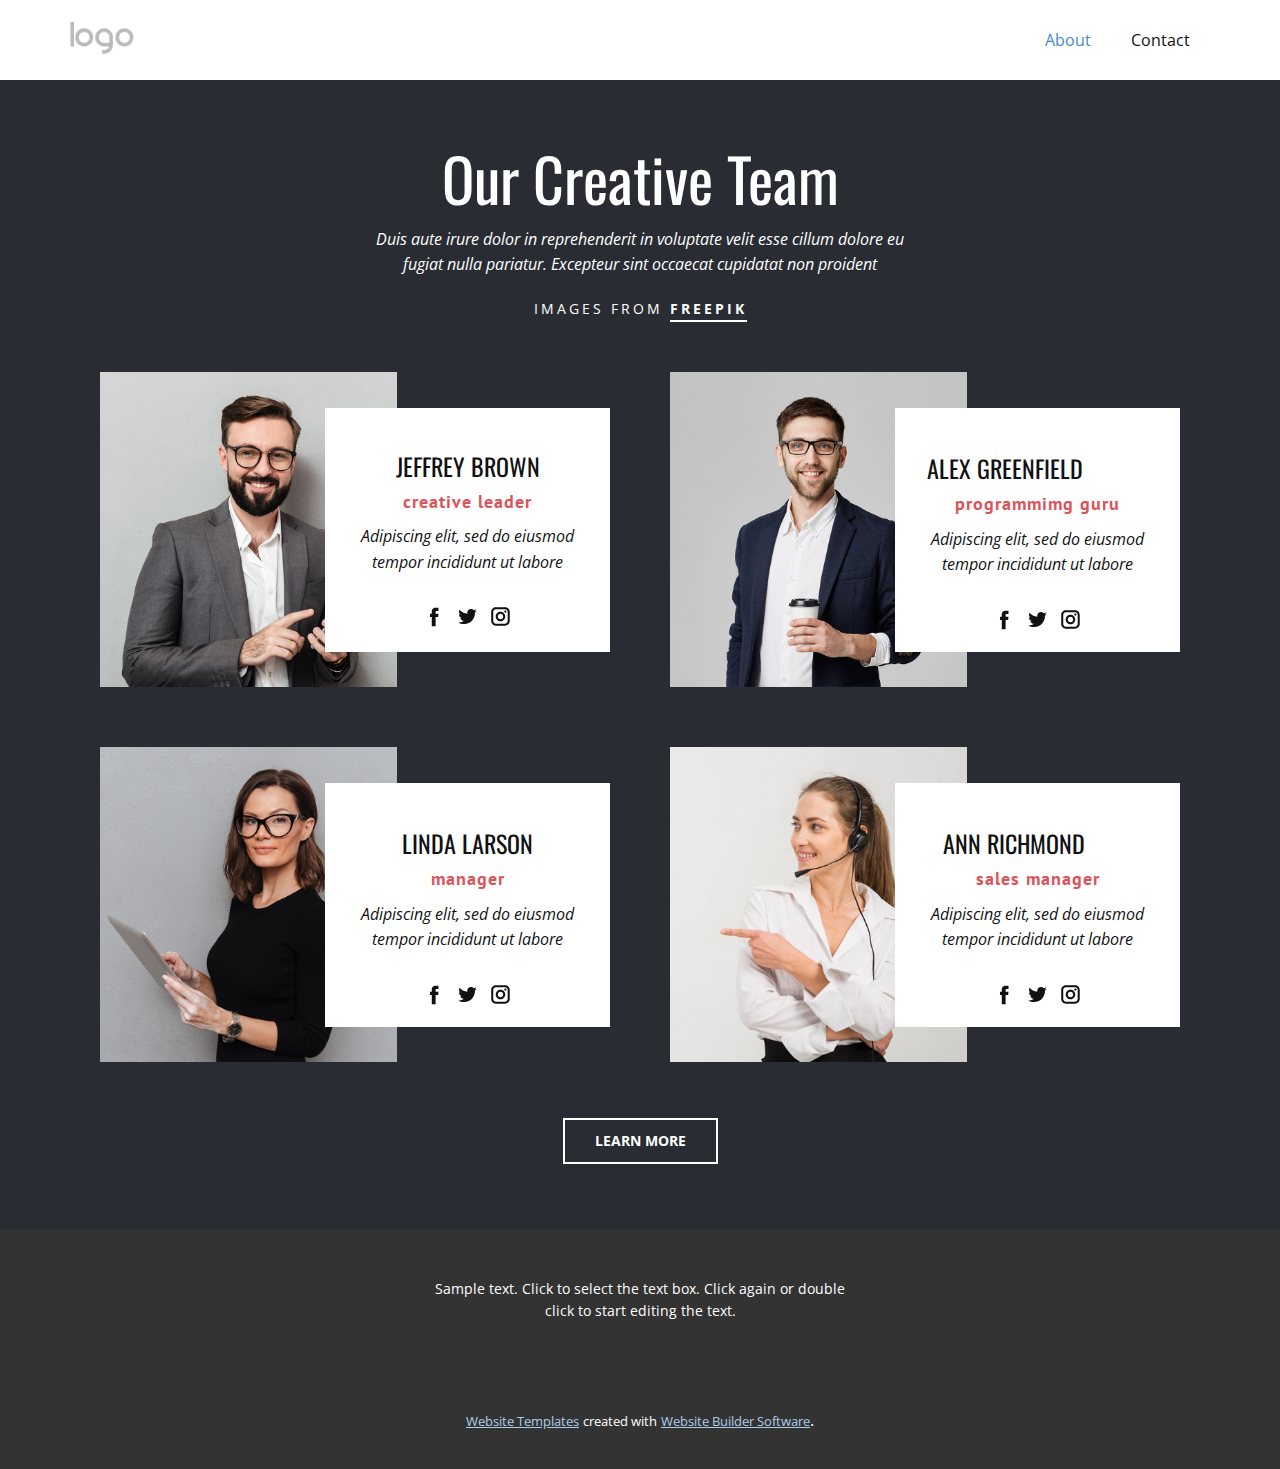
<file: index.html>
<!DOCTYPE html>
<html style="font-size: 16px;">
  <head>
    <meta name="viewport" content="width=device-width, initial-scale=1.0">
    <meta charset="utf-8">
    <meta name="keywords" content="Our Creative Team">
    <meta name="description" content="">
    <meta name="page_type" content="np-template-header-footer-from-plugin">
    <title>About</title>
    <link rel="stylesheet" href="nicepage.css" media="screen">
<link rel="stylesheet" href="About.css" media="screen">
    <script class="u-script" type="text/javascript" src="jquery.js" defer=""></script>
    <script class="u-script" type="text/javascript" src="nicepage.js" defer=""></script>
    <meta name="generator" content="Nicepage 3.12.1, nicepage.com">
    <link id="u-theme-google-font" rel="stylesheet" href="https://fonts.googleapis.com/css?family=Roboto:100,100i,300,300i,400,400i,500,500i,700,700i,900,900i|Open+Sans:300,300i,400,400i,600,600i,700,700i,800,800i">
    <link id="u-page-google-font" rel="stylesheet" href="https://fonts.googleapis.com/css?family=Oswald:200,300,400,500,600,700|PT+Sans:400,400i,700,700i">
    
    
    <script type="application/ld+json">{
		"@context": "http://schema.org",
		"@type": "Organization",
		"name": "",
		"url": "index.html",
		"logo": "images/default-logo.png"
}</script>
    <meta property="og:title" content="About">
    <meta property="og:type" content="website">
    <meta name="theme-color" content="#478ac9">
    <link rel="canonical" href="index.html">
    <meta property="og:url" content="index.html">
  </head>
  <body data-home-page="About.html" data-home-page-title="About" class="u-body"><header class="u-clearfix u-header u-header" id="sec-c309"><div class="u-clearfix u-sheet u-valign-middle u-sheet-1">
        <a href="https://nicepage.com" class="u-image u-logo u-image-1">
          <img src="images/default-logo.png" class="u-logo-image u-logo-image-1">
        </a>
        <nav class="u-menu u-menu-dropdown u-offcanvas u-menu-1">
          <div class="menu-collapse" style="font-size: 1rem; letter-spacing: 0px;">
            <a class="u-button-style u-custom-left-right-menu-spacing u-custom-padding-bottom u-custom-top-bottom-menu-spacing u-nav-link u-text-active-palette-1-base u-text-hover-palette-2-base" href="#">
              <svg><use xmlns:xlink="http://www.w3.org/1999/xlink" xlink:href="#menu-hamburger"></use></svg>
              <svg version="1.1" xmlns="http://www.w3.org/2000/svg" xmlns:xlink="http://www.w3.org/1999/xlink"><defs><symbol id="menu-hamburger" viewBox="0 0 16 16" style="width: 16px; height: 16px;"><rect y="1" width="16" height="2"></rect><rect y="7" width="16" height="2"></rect><rect y="13" width="16" height="2"></rect>
</symbol>
</defs></svg>
            </a>
          </div>
          <div class="u-nav-container">
            <ul class="u-nav u-unstyled u-nav-1"><li class="u-nav-item"><a class="u-button-style u-nav-link u-text-active-palette-1-base u-text-hover-palette-2-base" href="About.html" style="padding: 10px 20px;">About</a>
</li><li class="u-nav-item"><a class="u-button-style u-nav-link u-text-active-palette-1-base u-text-hover-palette-2-base" href="Contact.html" style="padding: 10px 20px;">Contact</a>
</li></ul>
          </div>
          <div class="u-nav-container-collapse">
            <div class="u-black u-container-style u-inner-container-layout u-opacity u-opacity-95 u-sidenav">
              <div class="u-sidenav-overflow">
                <div class="u-menu-close"></div>
                <ul class="u-align-center u-nav u-popupmenu-items u-unstyled u-nav-2"><li class="u-nav-item"><a class="u-button-style u-nav-link" href="About.html">About</a>
</li><li class="u-nav-item"><a class="u-button-style u-nav-link" href="Contact.html">Contact</a>
</li></ul>
              </div>
            </div>
            <div class="u-black u-menu-overlay u-opacity u-opacity-70"></div>
          </div>
        </nav>
      </div></header>
    <section class="u-align-center u-clearfix u-palette-5-dark-3 u-section-1" id="carousel_92b7">
      <div class="u-clearfix u-sheet u-valign-middle-lg u-valign-middle-sm u-valign-middle-xl u-valign-middle-xs u-sheet-1">
        <h1 class="u-custom-font u-font-oswald u-text u-text-1">Our Creative Team</h1>
        <p class="u-text u-text-2">Duis aute irure dolor in reprehenderit in voluptate velit esse cillum dolore eu fugiat nulla pariatur. Excepteur sint occaecat cupidatat non proident</p>
        <p class="u-text u-text-3">Images from <b>
            <a href="https://www.freepik.com/photos/people" class="u-border-2 u-border-white u-btn u-button-style u-none u-text-body-alt-color u-btn-1">FREEPIK</a></b>
        </p>
        <div class="u-expanded-width-xl u-expanded-width-xs u-list u-list-1">
          <div class="u-repeater u-repeater-1">
            <div class="u-container-style u-list-item u-repeater-item">
              <div class="u-container-layout u-similar-container u-valign-middle-lg u-valign-middle-md u-valign-middle-xl u-container-layout-1">
                <img class="u-expand-resize u-image u-image-1" src="images/OTSOUE0g.jpg">
                <div class="u-container-style u-group u-white u-group-1">
                  <div class="u-container-layout u-valign-middle u-container-layout-2">
                    <h4 class="u-align-center u-custom-font u-font-oswald u-text u-text-4">Jeffrey Brown</h4>
                    <h6 class="u-align-center u-custom-font u-font-pt-sans u-text u-text-palette-2-base u-text-5">creative leader</h6>
                    <p class="u-align-center u-text u-text-6">Adipiscing elit, sed do eiusmod tempor incididunt ut labore</p>
                    <div class="u-social-icons u-spacing-10 u-social-icons-1">
                      <a class="u-social-url" target="_blank" href=""><span class="u-icon u-icon-circle u-social-facebook u-social-icon u-icon-1"><svg class="u-svg-link" preserveAspectRatio="xMidYMin slice" viewBox="0 0 112 112" style=""><use xmlns:xlink="http://www.w3.org/1999/xlink" xlink:href="#svg-50ef"></use></svg><svg xmlns="http://www.w3.org/2000/svg" xmlns:xlink="http://www.w3.org/1999/xlink" version="1.1" xml:space="preserve" class="u-svg-content" viewBox="0 0 112 112" x="0px" y="0px" id="svg-50ef"><path d="M75.5,28.8H65.4c-1.5,0-4,0.9-4,4.3v9.4h13.9l-1.5,15.8H61.4v45.1H42.8V58.3h-8.8V42.4h8.8V32.2 c0-7.4,3.4-18.8,18.8-18.8h13.8v15.4H75.5z"></path></svg></span>
                      </a>
                      <a class="u-social-url" target="_blank" href=""><span class="u-icon u-icon-circle u-social-icon u-social-twitter u-icon-2"><svg class="u-svg-link" preserveAspectRatio="xMidYMin slice" viewBox="0 0 112 112" style=""><use xmlns:xlink="http://www.w3.org/1999/xlink" xlink:href="#svg-956b"></use></svg><svg xmlns="http://www.w3.org/2000/svg" xmlns:xlink="http://www.w3.org/1999/xlink" version="1.1" xml:space="preserve" class="u-svg-content" viewBox="0 0 112 112" x="0px" y="0px" id="svg-956b"><path d="M92.2,38.2c0,0.8,0,1.6,0,2.3c0,24.3-18.6,52.4-52.6,52.4c-10.6,0.1-20.2-2.9-28.5-8.2 c1.4,0.2,2.9,0.2,4.4,0.2c8.7,0,16.7-2.9,23-7.9c-8.1-0.2-14.9-5.5-17.3-12.8c1.1,0.2,2.4,0.2,3.4,0.2c1.6,0,3.3-0.2,4.8-0.7 c-8.4-1.6-14.9-9.2-14.9-18c0-0.2,0-0.2,0-0.2c2.5,1.4,5.4,2.2,8.4,2.3c-5-3.3-8.3-8.9-8.3-15.4c0-3.4,1-6.5,2.5-9.2 c9.1,11.1,22.7,18.5,38,19.2c-0.2-1.4-0.4-2.8-0.4-4.3c0.1-10,8.3-18.2,18.5-18.2c5.4,0,10.1,2.2,13.5,5.7c4.3-0.8,8.1-2.3,11.7-4.5 c-1.4,4.3-4.3,7.9-8.1,10.1c3.7-0.4,7.3-1.4,10.6-2.9C98.9,32.3,95.7,35.5,92.2,38.2z"></path></svg></span>
                      </a>
                      <a class="u-social-url" target="_blank" href=""><span class="u-icon u-icon-circle u-social-icon u-social-instagram u-icon-3"><svg class="u-svg-link" preserveAspectRatio="xMidYMin slice" viewBox="0 0 112 112" style=""><use xmlns:xlink="http://www.w3.org/1999/xlink" xlink:href="#svg-736d"></use></svg><svg xmlns="http://www.w3.org/2000/svg" xmlns:xlink="http://www.w3.org/1999/xlink" version="1.1" xml:space="preserve" class="u-svg-content" viewBox="0 0 112 112" x="0px" y="0px" id="svg-736d"><path d="M55.9,32.9c-12.8,0-23.2,10.4-23.2,23.2s10.4,23.2,23.2,23.2s23.2-10.4,23.2-23.2S68.7,32.9,55.9,32.9z M55.9,69.4c-7.4,0-13.3-6-13.3-13.3c-0.1-7.4,6-13.3,13.3-13.3s13.3,6,13.3,13.3C69.3,63.5,63.3,69.4,55.9,69.4z"></path><path d="M79.7,26.8c-3,0-5.4,2.5-5.4,5.4s2.5,5.4,5.4,5.4c3,0,5.4-2.5,5.4-5.4S82.7,26.8,79.7,26.8z"></path><path d="M78.2,11H33.5C21,11,10.8,21.3,10.8,33.7v44.7c0,12.6,10.2,22.8,22.7,22.8h44.7c12.6,0,22.7-10.2,22.7-22.7 V33.7C100.8,21.1,90.6,11,78.2,11z M91,78.4c0,7.1-5.8,12.8-12.8,12.8H33.5c-7.1,0-12.8-5.8-12.8-12.8V33.7 c0-7.1,5.8-12.8,12.8-12.8h44.7c7.1,0,12.8,5.8,12.8,12.8V78.4z"></path></svg></span>
                      </a>
                    </div>
                  </div>
                </div>
              </div>
            </div>
            <div class="u-align-center u-container-style u-list-item u-repeater-item">
              <div class="u-container-layout u-similar-container u-valign-middle-lg u-valign-middle-md u-valign-middle-xl u-container-layout-3">
                <img class="u-expand-resize u-image u-image-2" src="images/11.jpg">
                <div class="u-container-style u-group u-white u-group-2">
                  <div class="u-container-layout u-valign-middle u-container-layout-4">
                    <h4 class="u-custom-font u-font-oswald u-text u-text-7">Alex Greenfield</h4>
                    <h6 class="u-align-center u-custom-font u-font-pt-sans u-text u-text-palette-2-base u-text-8">programmimg guru</h6>
                    <p class="u-align-center u-text u-text-9">Adipiscing elit, sed do eiusmod tempor incididunt ut labore</p>
                    <div class="u-social-icons u-spacing-10 u-social-icons-2">
                      <a class="u-social-url" target="_blank" href=""><span class="u-icon u-icon-circle u-social-facebook u-social-icon u-icon-4"><svg class="u-svg-link" preserveAspectRatio="xMidYMin slice" viewBox="0 0 112 112" style=""><use xmlns:xlink="http://www.w3.org/1999/xlink" xlink:href="#svg-50ef"></use></svg><svg xmlns="http://www.w3.org/2000/svg" xmlns:xlink="http://www.w3.org/1999/xlink" version="1.1" xml:space="preserve" class="u-svg-content" viewBox="0 0 112 112" x="0px" y="0px" id="svg-50ef"><path d="M75.5,28.8H65.4c-1.5,0-4,0.9-4,4.3v9.4h13.9l-1.5,15.8H61.4v45.1H42.8V58.3h-8.8V42.4h8.8V32.2 c0-7.4,3.4-18.8,18.8-18.8h13.8v15.4H75.5z"></path></svg></span>
                      </a>
                      <a class="u-social-url" target="_blank" href=""><span class="u-icon u-icon-circle u-social-icon u-social-twitter u-icon-5"><svg class="u-svg-link" preserveAspectRatio="xMidYMin slice" viewBox="0 0 112 112" style=""><use xmlns:xlink="http://www.w3.org/1999/xlink" xlink:href="#svg-956b"></use></svg><svg xmlns="http://www.w3.org/2000/svg" xmlns:xlink="http://www.w3.org/1999/xlink" version="1.1" xml:space="preserve" class="u-svg-content" viewBox="0 0 112 112" x="0px" y="0px" id="svg-956b"><path d="M92.2,38.2c0,0.8,0,1.6,0,2.3c0,24.3-18.6,52.4-52.6,52.4c-10.6,0.1-20.2-2.9-28.5-8.2 c1.4,0.2,2.9,0.2,4.4,0.2c8.7,0,16.7-2.9,23-7.9c-8.1-0.2-14.9-5.5-17.3-12.8c1.1,0.2,2.4,0.2,3.4,0.2c1.6,0,3.3-0.2,4.8-0.7 c-8.4-1.6-14.9-9.2-14.9-18c0-0.2,0-0.2,0-0.2c2.5,1.4,5.4,2.2,8.4,2.3c-5-3.3-8.3-8.9-8.3-15.4c0-3.4,1-6.5,2.5-9.2 c9.1,11.1,22.7,18.5,38,19.2c-0.2-1.4-0.4-2.8-0.4-4.3c0.1-10,8.3-18.2,18.5-18.2c5.4,0,10.1,2.2,13.5,5.7c4.3-0.8,8.1-2.3,11.7-4.5 c-1.4,4.3-4.3,7.9-8.1,10.1c3.7-0.4,7.3-1.4,10.6-2.9C98.9,32.3,95.7,35.5,92.2,38.2z"></path></svg></span>
                      </a>
                      <a class="u-social-url" target="_blank" href=""><span class="u-icon u-icon-circle u-social-icon u-social-instagram u-icon-6"><svg class="u-svg-link" preserveAspectRatio="xMidYMin slice" viewBox="0 0 112 112" style=""><use xmlns:xlink="http://www.w3.org/1999/xlink" xlink:href="#svg-736d"></use></svg><svg xmlns="http://www.w3.org/2000/svg" xmlns:xlink="http://www.w3.org/1999/xlink" version="1.1" xml:space="preserve" class="u-svg-content" viewBox="0 0 112 112" x="0px" y="0px" id="svg-736d"><path d="M55.9,32.9c-12.8,0-23.2,10.4-23.2,23.2s10.4,23.2,23.2,23.2s23.2-10.4,23.2-23.2S68.7,32.9,55.9,32.9z M55.9,69.4c-7.4,0-13.3-6-13.3-13.3c-0.1-7.4,6-13.3,13.3-13.3s13.3,6,13.3,13.3C69.3,63.5,63.3,69.4,55.9,69.4z"></path><path d="M79.7,26.8c-3,0-5.4,2.5-5.4,5.4s2.5,5.4,5.4,5.4c3,0,5.4-2.5,5.4-5.4S82.7,26.8,79.7,26.8z"></path><path d="M78.2,11H33.5C21,11,10.8,21.3,10.8,33.7v44.7c0,12.6,10.2,22.8,22.7,22.8h44.7c12.6,0,22.7-10.2,22.7-22.7 V33.7C100.8,21.1,90.6,11,78.2,11z M91,78.4c0,7.1-5.8,12.8-12.8,12.8H33.5c-7.1,0-12.8-5.8-12.8-12.8V33.7 c0-7.1,5.8-12.8,12.8-12.8h44.7c7.1,0,12.8,5.8,12.8,12.8V78.4z"></path></svg></span>
                      </a>
                    </div>
                  </div>
                </div>
              </div>
            </div>
            <div class="u-container-style u-list-item u-repeater-item">
              <div class="u-container-layout u-similar-container u-valign-middle-lg u-valign-middle-md u-valign-middle-xl u-container-layout-5">
                <img class="u-expand-resize u-image u-image-3" src="images/dc.jpg">
                <div class="u-align-center u-container-style u-group u-white u-group-3">
                  <div class="u-container-layout u-valign-middle u-container-layout-6">
                    <h4 class="u-custom-font u-font-oswald u-text u-text-10">Linda Larson</h4>
                    <h6 class="u-align-center u-custom-font u-font-pt-sans u-text u-text-palette-2-base u-text-11">manager</h6>
                    <p class="u-align-center u-text u-text-12">Adipiscing elit, sed do eiusmod tempor incididunt ut labore</p>
                    <div class="u-social-icons u-spacing-10 u-social-icons-3">
                      <a class="u-social-url" target="_blank" href=""><span class="u-icon u-icon-circle u-social-facebook u-social-icon u-icon-7"><svg class="u-svg-link" preserveAspectRatio="xMidYMin slice" viewBox="0 0 112 112" style=""><use xmlns:xlink="http://www.w3.org/1999/xlink" xlink:href="#svg-50ef"></use></svg><svg xmlns="http://www.w3.org/2000/svg" xmlns:xlink="http://www.w3.org/1999/xlink" version="1.1" xml:space="preserve" class="u-svg-content" viewBox="0 0 112 112" x="0px" y="0px" id="svg-50ef"><path d="M75.5,28.8H65.4c-1.5,0-4,0.9-4,4.3v9.4h13.9l-1.5,15.8H61.4v45.1H42.8V58.3h-8.8V42.4h8.8V32.2 c0-7.4,3.4-18.8,18.8-18.8h13.8v15.4H75.5z"></path></svg></span>
                      </a>
                      <a class="u-social-url" target="_blank" href=""><span class="u-icon u-icon-circle u-social-icon u-social-twitter u-icon-8"><svg class="u-svg-link" preserveAspectRatio="xMidYMin slice" viewBox="0 0 112 112" style=""><use xmlns:xlink="http://www.w3.org/1999/xlink" xlink:href="#svg-956b"></use></svg><svg xmlns="http://www.w3.org/2000/svg" xmlns:xlink="http://www.w3.org/1999/xlink" version="1.1" xml:space="preserve" class="u-svg-content" viewBox="0 0 112 112" x="0px" y="0px" id="svg-956b"><path d="M92.2,38.2c0,0.8,0,1.6,0,2.3c0,24.3-18.6,52.4-52.6,52.4c-10.6,0.1-20.2-2.9-28.5-8.2 c1.4,0.2,2.9,0.2,4.4,0.2c8.7,0,16.7-2.9,23-7.9c-8.1-0.2-14.9-5.5-17.3-12.8c1.1,0.2,2.4,0.2,3.4,0.2c1.6,0,3.3-0.2,4.8-0.7 c-8.4-1.6-14.9-9.2-14.9-18c0-0.2,0-0.2,0-0.2c2.5,1.4,5.4,2.2,8.4,2.3c-5-3.3-8.3-8.9-8.3-15.4c0-3.4,1-6.5,2.5-9.2 c9.1,11.1,22.7,18.5,38,19.2c-0.2-1.4-0.4-2.8-0.4-4.3c0.1-10,8.3-18.2,18.5-18.2c5.4,0,10.1,2.2,13.5,5.7c4.3-0.8,8.1-2.3,11.7-4.5 c-1.4,4.3-4.3,7.9-8.1,10.1c3.7-0.4,7.3-1.4,10.6-2.9C98.9,32.3,95.7,35.5,92.2,38.2z"></path></svg></span>
                      </a>
                      <a class="u-social-url" target="_blank" href=""><span class="u-icon u-icon-circle u-social-icon u-social-instagram u-icon-9"><svg class="u-svg-link" preserveAspectRatio="xMidYMin slice" viewBox="0 0 112 112" style=""><use xmlns:xlink="http://www.w3.org/1999/xlink" xlink:href="#svg-736d"></use></svg><svg xmlns="http://www.w3.org/2000/svg" xmlns:xlink="http://www.w3.org/1999/xlink" version="1.1" xml:space="preserve" class="u-svg-content" viewBox="0 0 112 112" x="0px" y="0px" id="svg-736d"><path d="M55.9,32.9c-12.8,0-23.2,10.4-23.2,23.2s10.4,23.2,23.2,23.2s23.2-10.4,23.2-23.2S68.7,32.9,55.9,32.9z M55.9,69.4c-7.4,0-13.3-6-13.3-13.3c-0.1-7.4,6-13.3,13.3-13.3s13.3,6,13.3,13.3C69.3,63.5,63.3,69.4,55.9,69.4z"></path><path d="M79.7,26.8c-3,0-5.4,2.5-5.4,5.4s2.5,5.4,5.4,5.4c3,0,5.4-2.5,5.4-5.4S82.7,26.8,79.7,26.8z"></path><path d="M78.2,11H33.5C21,11,10.8,21.3,10.8,33.7v44.7c0,12.6,10.2,22.8,22.7,22.8h44.7c12.6,0,22.7-10.2,22.7-22.7 V33.7C100.8,21.1,90.6,11,78.2,11z M91,78.4c0,7.1-5.8,12.8-12.8,12.8H33.5c-7.1,0-12.8-5.8-12.8-12.8V33.7 c0-7.1,5.8-12.8,12.8-12.8h44.7c7.1,0,12.8,5.8,12.8,12.8V78.4z"></path></svg></span>
                      </a>
                    </div>
                  </div>
                </div>
              </div>
            </div>
            <div class="u-align-center u-container-style u-list-item u-repeater-item">
              <div class="u-container-layout u-similar-container u-valign-middle-lg u-valign-middle-md u-valign-middle-xl u-container-layout-5">
                <img class="u-expand-resize u-image u-image-3" src="images/de.jpg">
                <div class="u-container-style u-group u-white u-group-3">
                  <div class="u-container-layout u-valign-middle u-container-layout-6">
                    <h4 class="u-custom-font u-font-oswald u-text u-text-10">Ann Richmond</h4>
                    <h6 class="u-align-center u-custom-font u-font-pt-sans u-text u-text-palette-2-base u-text-11">sales manager</h6>
                    <p class="u-align-center u-text u-text-12">Adipiscing elit, sed do eiusmod tempor incididunt ut labore</p>
                    <div class="u-social-icons u-spacing-10 u-social-icons-3">
                      <a class="u-social-url" target="_blank" href=""><span class="u-icon u-icon-circle u-social-facebook u-social-icon u-icon-7"><svg class="u-svg-link" preserveAspectRatio="xMidYMin slice" viewBox="0 0 112 112" style=""><use xmlns:xlink="http://www.w3.org/1999/xlink" xlink:href="#svg-50ef"></use></svg><svg xmlns="http://www.w3.org/2000/svg" xmlns:xlink="http://www.w3.org/1999/xlink" version="1.1" xml:space="preserve" class="u-svg-content" viewBox="0 0 112 112" x="0px" y="0px" id="svg-50ef"><path d="M75.5,28.8H65.4c-1.5,0-4,0.9-4,4.3v9.4h13.9l-1.5,15.8H61.4v45.1H42.8V58.3h-8.8V42.4h8.8V32.2 c0-7.4,3.4-18.8,18.8-18.8h13.8v15.4H75.5z"></path></svg></span>
                      </a>
                      <a class="u-social-url" target="_blank" href=""><span class="u-icon u-icon-circle u-social-icon u-social-twitter u-icon-8"><svg class="u-svg-link" preserveAspectRatio="xMidYMin slice" viewBox="0 0 112 112" style=""><use xmlns:xlink="http://www.w3.org/1999/xlink" xlink:href="#svg-956b"></use></svg><svg xmlns="http://www.w3.org/2000/svg" xmlns:xlink="http://www.w3.org/1999/xlink" version="1.1" xml:space="preserve" class="u-svg-content" viewBox="0 0 112 112" x="0px" y="0px" id="svg-956b"><path d="M92.2,38.2c0,0.8,0,1.6,0,2.3c0,24.3-18.6,52.4-52.6,52.4c-10.6,0.1-20.2-2.9-28.5-8.2 c1.4,0.2,2.9,0.2,4.4,0.2c8.7,0,16.7-2.9,23-7.9c-8.1-0.2-14.9-5.5-17.3-12.8c1.1,0.2,2.4,0.2,3.4,0.2c1.6,0,3.3-0.2,4.8-0.7 c-8.4-1.6-14.9-9.2-14.9-18c0-0.2,0-0.2,0-0.2c2.5,1.4,5.4,2.2,8.4,2.3c-5-3.3-8.3-8.9-8.3-15.4c0-3.4,1-6.5,2.5-9.2 c9.1,11.1,22.7,18.5,38,19.2c-0.2-1.4-0.4-2.8-0.4-4.3c0.1-10,8.3-18.2,18.5-18.2c5.4,0,10.1,2.2,13.5,5.7c4.3-0.8,8.1-2.3,11.7-4.5 c-1.4,4.3-4.3,7.9-8.1,10.1c3.7-0.4,7.3-1.4,10.6-2.9C98.9,32.3,95.7,35.5,92.2,38.2z"></path></svg></span>
                      </a>
                      <a class="u-social-url" target="_blank" href=""><span class="u-icon u-icon-circle u-social-icon u-social-instagram u-icon-9"><svg class="u-svg-link" preserveAspectRatio="xMidYMin slice" viewBox="0 0 112 112" style=""><use xmlns:xlink="http://www.w3.org/1999/xlink" xlink:href="#svg-736d"></use></svg><svg xmlns="http://www.w3.org/2000/svg" xmlns:xlink="http://www.w3.org/1999/xlink" version="1.1" xml:space="preserve" class="u-svg-content" viewBox="0 0 112 112" x="0px" y="0px" id="svg-736d"><path d="M55.9,32.9c-12.8,0-23.2,10.4-23.2,23.2s10.4,23.2,23.2,23.2s23.2-10.4,23.2-23.2S68.7,32.9,55.9,32.9z M55.9,69.4c-7.4,0-13.3-6-13.3-13.3c-0.1-7.4,6-13.3,13.3-13.3s13.3,6,13.3,13.3C69.3,63.5,63.3,69.4,55.9,69.4z"></path><path d="M79.7,26.8c-3,0-5.4,2.5-5.4,5.4s2.5,5.4,5.4,5.4c3,0,5.4-2.5,5.4-5.4S82.7,26.8,79.7,26.8z"></path><path d="M78.2,11H33.5C21,11,10.8,21.3,10.8,33.7v44.7c0,12.6,10.2,22.8,22.7,22.8h44.7c12.6,0,22.7-10.2,22.7-22.7 V33.7C100.8,21.1,90.6,11,78.2,11z M91,78.4c0,7.1-5.8,12.8-12.8,12.8H33.5c-7.1,0-12.8-5.8-12.8-12.8V33.7 c0-7.1,5.8-12.8,12.8-12.8h44.7c7.1,0,12.8,5.8,12.8,12.8V78.4z"></path></svg></span>
                      </a>
                    </div>
                  </div>
                </div>
              </div>
            </div>
          </div>
        </div>
        <a href="https://nicepage.com/k/dog-website-templates" class="u-border-2 u-border-white u-btn u-btn-rectangle u-button-style u-none u-btn-2">learn more</a>
      </div>
    </section>
    
    
    <footer class="u-align-center u-clearfix u-footer u-grey-80 u-footer" id="sec-5960"><div class="u-clearfix u-sheet u-sheet-1">
        <p class="u-small-text u-text u-text-variant u-text-1">Sample text. Click to select the text box. Click again or double click to start editing the text.</p>
      </div></footer>
    <section class="u-backlink u-clearfix u-grey-80">
      <a class="u-link" href="https://nicepage.com/website-templates" target="_blank">
        <span>Website Templates</span>
      </a>
      <p class="u-text">
        <span>created with</span>
      </p>
      <a class="u-link" href="https://nicepage.com/" target="_blank">
        <span>Website Builder Software</span>
      </a>. 
    </section>
  </body>
</html>
</file>
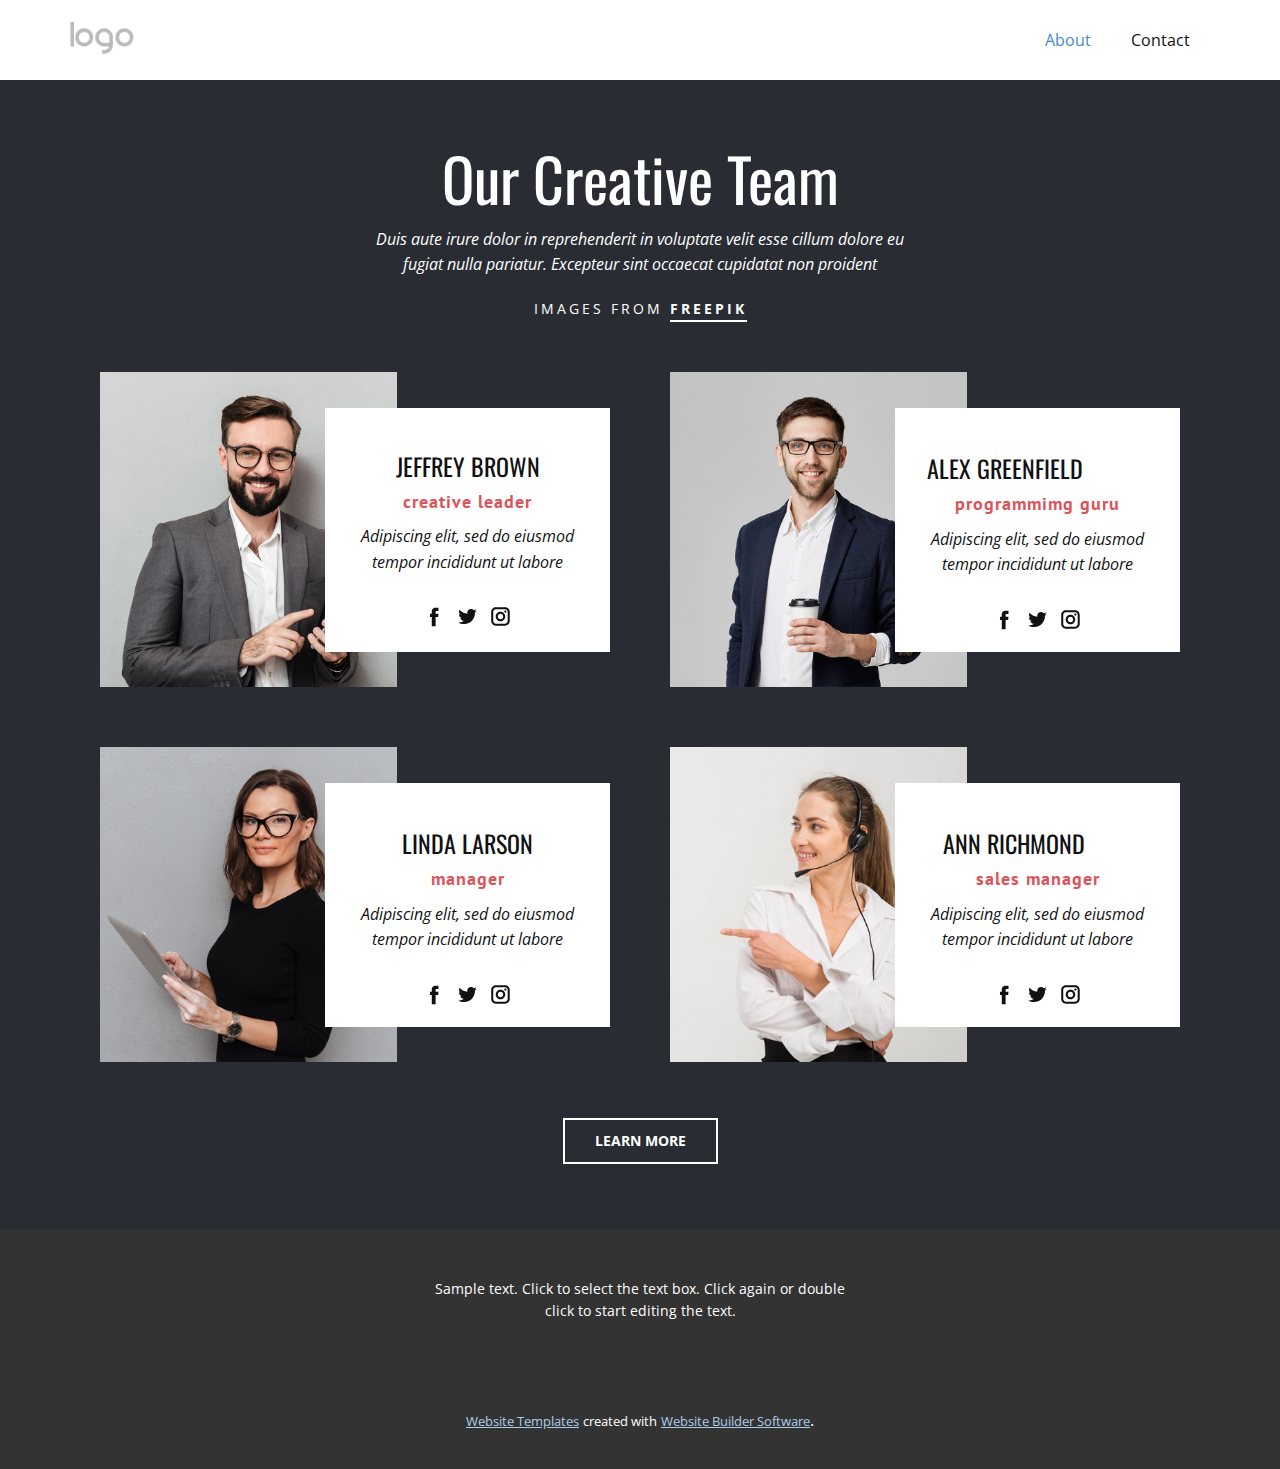
<file: About.html>
<!DOCTYPE html>
<html style="font-size: 16px;">
  <head>
    <meta name="viewport" content="width=device-width, initial-scale=1.0">
    <meta charset="utf-8">
    <meta name="keywords" content="Our Creative Team">
    <meta name="description" content="">
    <meta name="page_type" content="np-template-header-footer-from-plugin">
    <title>About</title>
    <link rel="stylesheet" href="nicepage.css" media="screen">
<link rel="stylesheet" href="About.css" media="screen">
    <script class="u-script" type="text/javascript" src="jquery.js" defer=""></script>
    <script class="u-script" type="text/javascript" src="nicepage.js" defer=""></script>
    <meta name="generator" content="Nicepage 3.12.1, nicepage.com">
    <link id="u-theme-google-font" rel="stylesheet" href="https://fonts.googleapis.com/css?family=Roboto:100,100i,300,300i,400,400i,500,500i,700,700i,900,900i|Open+Sans:300,300i,400,400i,600,600i,700,700i,800,800i">
    <link id="u-page-google-font" rel="stylesheet" href="https://fonts.googleapis.com/css?family=Oswald:200,300,400,500,600,700|PT+Sans:400,400i,700,700i">
    
    
    <script type="application/ld+json">{
		"@context": "http://schema.org",
		"@type": "Organization",
		"name": "",
		"url": "index.html",
		"logo": "images/default-logo.png"
}</script>
    <meta property="og:title" content="About">
    <meta property="og:type" content="website">
    <meta name="theme-color" content="#478ac9">
    <link rel="canonical" href="index.html">
    <meta property="og:url" content="index.html">
  </head>
  <body class="u-body"><header class="u-clearfix u-header u-header" id="sec-c309"><div class="u-clearfix u-sheet u-valign-middle u-sheet-1">
        <a href="https://nicepage.com" class="u-image u-logo u-image-1">
          <img src="images/default-logo.png" class="u-logo-image u-logo-image-1">
        </a>
        <nav class="u-menu u-menu-dropdown u-offcanvas u-menu-1">
          <div class="menu-collapse" style="font-size: 1rem; letter-spacing: 0px;">
            <a class="u-button-style u-custom-left-right-menu-spacing u-custom-padding-bottom u-custom-top-bottom-menu-spacing u-nav-link u-text-active-palette-1-base u-text-hover-palette-2-base" href="#">
              <svg><use xmlns:xlink="http://www.w3.org/1999/xlink" xlink:href="#menu-hamburger"></use></svg>
              <svg version="1.1" xmlns="http://www.w3.org/2000/svg" xmlns:xlink="http://www.w3.org/1999/xlink"><defs><symbol id="menu-hamburger" viewBox="0 0 16 16" style="width: 16px; height: 16px;"><rect y="1" width="16" height="2"></rect><rect y="7" width="16" height="2"></rect><rect y="13" width="16" height="2"></rect>
</symbol>
</defs></svg>
            </a>
          </div>
          <div class="u-nav-container">
            <ul class="u-nav u-unstyled u-nav-1"><li class="u-nav-item"><a class="u-button-style u-nav-link u-text-active-palette-1-base u-text-hover-palette-2-base" href="About.html" style="padding: 10px 20px;">About</a>
</li><li class="u-nav-item"><a class="u-button-style u-nav-link u-text-active-palette-1-base u-text-hover-palette-2-base" href="Contact.html" style="padding: 10px 20px;">Contact</a>
</li></ul>
          </div>
          <div class="u-nav-container-collapse">
            <div class="u-black u-container-style u-inner-container-layout u-opacity u-opacity-95 u-sidenav">
              <div class="u-sidenav-overflow">
                <div class="u-menu-close"></div>
                <ul class="u-align-center u-nav u-popupmenu-items u-unstyled u-nav-2"><li class="u-nav-item"><a class="u-button-style u-nav-link" href="About.html">About</a>
</li><li class="u-nav-item"><a class="u-button-style u-nav-link" href="Contact.html">Contact</a>
</li></ul>
              </div>
            </div>
            <div class="u-black u-menu-overlay u-opacity u-opacity-70"></div>
          </div>
        </nav>
      </div></header>
    <section class="u-align-center u-clearfix u-palette-5-dark-3 u-section-1" id="carousel_92b7">
      <div class="u-clearfix u-sheet u-valign-middle-lg u-valign-middle-sm u-valign-middle-xl u-valign-middle-xs u-sheet-1">
        <h1 class="u-custom-font u-font-oswald u-text u-text-1">Our Creative Team</h1>
        <p class="u-text u-text-2">Duis aute irure dolor in reprehenderit in voluptate velit esse cillum dolore eu fugiat nulla pariatur. Excepteur sint occaecat cupidatat non proident</p>
        <p class="u-text u-text-3">Images from <b>
            <a href="https://www.freepik.com/photos/people" class="u-border-2 u-border-white u-btn u-button-style u-none u-text-body-alt-color u-btn-1">FREEPIK</a></b>
        </p>
        <div class="u-expanded-width-xl u-expanded-width-xs u-list u-list-1">
          <div class="u-repeater u-repeater-1">
            <div class="u-container-style u-list-item u-repeater-item">
              <div class="u-container-layout u-similar-container u-valign-middle-lg u-valign-middle-md u-valign-middle-xl u-container-layout-1">
                <img class="u-expand-resize u-image u-image-1" src="images/OTSOUE0g.jpg">
                <div class="u-container-style u-group u-white u-group-1">
                  <div class="u-container-layout u-valign-middle u-container-layout-2">
                    <h4 class="u-align-center u-custom-font u-font-oswald u-text u-text-4">Jeffrey Brown</h4>
                    <h6 class="u-align-center u-custom-font u-font-pt-sans u-text u-text-palette-2-base u-text-5">creative leader</h6>
                    <p class="u-align-center u-text u-text-6">Adipiscing elit, sed do eiusmod tempor incididunt ut labore</p>
                    <div class="u-social-icons u-spacing-10 u-social-icons-1">
                      <a class="u-social-url" target="_blank" href=""><span class="u-icon u-icon-circle u-social-facebook u-social-icon u-icon-1"><svg class="u-svg-link" preserveAspectRatio="xMidYMin slice" viewBox="0 0 112 112" style=""><use xmlns:xlink="http://www.w3.org/1999/xlink" xlink:href="#svg-50ef"></use></svg><svg xmlns="http://www.w3.org/2000/svg" xmlns:xlink="http://www.w3.org/1999/xlink" version="1.1" xml:space="preserve" class="u-svg-content" viewBox="0 0 112 112" x="0px" y="0px" id="svg-50ef"><path d="M75.5,28.8H65.4c-1.5,0-4,0.9-4,4.3v9.4h13.9l-1.5,15.8H61.4v45.1H42.8V58.3h-8.8V42.4h8.8V32.2 c0-7.4,3.4-18.8,18.8-18.8h13.8v15.4H75.5z"></path></svg></span>
                      </a>
                      <a class="u-social-url" target="_blank" href=""><span class="u-icon u-icon-circle u-social-icon u-social-twitter u-icon-2"><svg class="u-svg-link" preserveAspectRatio="xMidYMin slice" viewBox="0 0 112 112" style=""><use xmlns:xlink="http://www.w3.org/1999/xlink" xlink:href="#svg-956b"></use></svg><svg xmlns="http://www.w3.org/2000/svg" xmlns:xlink="http://www.w3.org/1999/xlink" version="1.1" xml:space="preserve" class="u-svg-content" viewBox="0 0 112 112" x="0px" y="0px" id="svg-956b"><path d="M92.2,38.2c0,0.8,0,1.6,0,2.3c0,24.3-18.6,52.4-52.6,52.4c-10.6,0.1-20.2-2.9-28.5-8.2 c1.4,0.2,2.9,0.2,4.4,0.2c8.7,0,16.7-2.9,23-7.9c-8.1-0.2-14.9-5.5-17.3-12.8c1.1,0.2,2.4,0.2,3.4,0.2c1.6,0,3.3-0.2,4.8-0.7 c-8.4-1.6-14.9-9.2-14.9-18c0-0.2,0-0.2,0-0.2c2.5,1.4,5.4,2.2,8.4,2.3c-5-3.3-8.3-8.9-8.3-15.4c0-3.4,1-6.5,2.5-9.2 c9.1,11.1,22.7,18.5,38,19.2c-0.2-1.4-0.4-2.8-0.4-4.3c0.1-10,8.3-18.2,18.5-18.2c5.4,0,10.1,2.2,13.5,5.7c4.3-0.8,8.1-2.3,11.7-4.5 c-1.4,4.3-4.3,7.9-8.1,10.1c3.7-0.4,7.3-1.4,10.6-2.9C98.9,32.3,95.7,35.5,92.2,38.2z"></path></svg></span>
                      </a>
                      <a class="u-social-url" target="_blank" href=""><span class="u-icon u-icon-circle u-social-icon u-social-instagram u-icon-3"><svg class="u-svg-link" preserveAspectRatio="xMidYMin slice" viewBox="0 0 112 112" style=""><use xmlns:xlink="http://www.w3.org/1999/xlink" xlink:href="#svg-736d"></use></svg><svg xmlns="http://www.w3.org/2000/svg" xmlns:xlink="http://www.w3.org/1999/xlink" version="1.1" xml:space="preserve" class="u-svg-content" viewBox="0 0 112 112" x="0px" y="0px" id="svg-736d"><path d="M55.9,32.9c-12.8,0-23.2,10.4-23.2,23.2s10.4,23.2,23.2,23.2s23.2-10.4,23.2-23.2S68.7,32.9,55.9,32.9z M55.9,69.4c-7.4,0-13.3-6-13.3-13.3c-0.1-7.4,6-13.3,13.3-13.3s13.3,6,13.3,13.3C69.3,63.5,63.3,69.4,55.9,69.4z"></path><path d="M79.7,26.8c-3,0-5.4,2.5-5.4,5.4s2.5,5.4,5.4,5.4c3,0,5.4-2.5,5.4-5.4S82.7,26.8,79.7,26.8z"></path><path d="M78.2,11H33.5C21,11,10.8,21.3,10.8,33.7v44.7c0,12.6,10.2,22.8,22.7,22.8h44.7c12.6,0,22.7-10.2,22.7-22.7 V33.7C100.8,21.1,90.6,11,78.2,11z M91,78.4c0,7.1-5.8,12.8-12.8,12.8H33.5c-7.1,0-12.8-5.8-12.8-12.8V33.7 c0-7.1,5.8-12.8,12.8-12.8h44.7c7.1,0,12.8,5.8,12.8,12.8V78.4z"></path></svg></span>
                      </a>
                    </div>
                  </div>
                </div>
              </div>
            </div>
            <div class="u-align-center u-container-style u-list-item u-repeater-item">
              <div class="u-container-layout u-similar-container u-valign-middle-lg u-valign-middle-md u-valign-middle-xl u-container-layout-3">
                <img class="u-expand-resize u-image u-image-2" src="images/11.jpg">
                <div class="u-container-style u-group u-white u-group-2">
                  <div class="u-container-layout u-valign-middle u-container-layout-4">
                    <h4 class="u-custom-font u-font-oswald u-text u-text-7">Alex Greenfield</h4>
                    <h6 class="u-align-center u-custom-font u-font-pt-sans u-text u-text-palette-2-base u-text-8">programmimg guru</h6>
                    <p class="u-align-center u-text u-text-9">Adipiscing elit, sed do eiusmod tempor incididunt ut labore</p>
                    <div class="u-social-icons u-spacing-10 u-social-icons-2">
                      <a class="u-social-url" target="_blank" href=""><span class="u-icon u-icon-circle u-social-facebook u-social-icon u-icon-4"><svg class="u-svg-link" preserveAspectRatio="xMidYMin slice" viewBox="0 0 112 112" style=""><use xmlns:xlink="http://www.w3.org/1999/xlink" xlink:href="#svg-50ef"></use></svg><svg xmlns="http://www.w3.org/2000/svg" xmlns:xlink="http://www.w3.org/1999/xlink" version="1.1" xml:space="preserve" class="u-svg-content" viewBox="0 0 112 112" x="0px" y="0px" id="svg-50ef"><path d="M75.5,28.8H65.4c-1.5,0-4,0.9-4,4.3v9.4h13.9l-1.5,15.8H61.4v45.1H42.8V58.3h-8.8V42.4h8.8V32.2 c0-7.4,3.4-18.8,18.8-18.8h13.8v15.4H75.5z"></path></svg></span>
                      </a>
                      <a class="u-social-url" target="_blank" href=""><span class="u-icon u-icon-circle u-social-icon u-social-twitter u-icon-5"><svg class="u-svg-link" preserveAspectRatio="xMidYMin slice" viewBox="0 0 112 112" style=""><use xmlns:xlink="http://www.w3.org/1999/xlink" xlink:href="#svg-956b"></use></svg><svg xmlns="http://www.w3.org/2000/svg" xmlns:xlink="http://www.w3.org/1999/xlink" version="1.1" xml:space="preserve" class="u-svg-content" viewBox="0 0 112 112" x="0px" y="0px" id="svg-956b"><path d="M92.2,38.2c0,0.8,0,1.6,0,2.3c0,24.3-18.6,52.4-52.6,52.4c-10.6,0.1-20.2-2.9-28.5-8.2 c1.4,0.2,2.9,0.2,4.4,0.2c8.7,0,16.7-2.9,23-7.9c-8.1-0.2-14.9-5.5-17.3-12.8c1.1,0.2,2.4,0.2,3.4,0.2c1.6,0,3.3-0.2,4.8-0.7 c-8.4-1.6-14.9-9.2-14.9-18c0-0.2,0-0.2,0-0.2c2.5,1.4,5.4,2.2,8.4,2.3c-5-3.3-8.3-8.9-8.3-15.4c0-3.4,1-6.5,2.5-9.2 c9.1,11.1,22.7,18.5,38,19.2c-0.2-1.4-0.4-2.8-0.4-4.3c0.1-10,8.3-18.2,18.5-18.2c5.4,0,10.1,2.2,13.5,5.7c4.3-0.8,8.1-2.3,11.7-4.5 c-1.4,4.3-4.3,7.9-8.1,10.1c3.7-0.4,7.3-1.4,10.6-2.9C98.9,32.3,95.7,35.5,92.2,38.2z"></path></svg></span>
                      </a>
                      <a class="u-social-url" target="_blank" href=""><span class="u-icon u-icon-circle u-social-icon u-social-instagram u-icon-6"><svg class="u-svg-link" preserveAspectRatio="xMidYMin slice" viewBox="0 0 112 112" style=""><use xmlns:xlink="http://www.w3.org/1999/xlink" xlink:href="#svg-736d"></use></svg><svg xmlns="http://www.w3.org/2000/svg" xmlns:xlink="http://www.w3.org/1999/xlink" version="1.1" xml:space="preserve" class="u-svg-content" viewBox="0 0 112 112" x="0px" y="0px" id="svg-736d"><path d="M55.9,32.9c-12.8,0-23.2,10.4-23.2,23.2s10.4,23.2,23.2,23.2s23.2-10.4,23.2-23.2S68.7,32.9,55.9,32.9z M55.9,69.4c-7.4,0-13.3-6-13.3-13.3c-0.1-7.4,6-13.3,13.3-13.3s13.3,6,13.3,13.3C69.3,63.5,63.3,69.4,55.9,69.4z"></path><path d="M79.7,26.8c-3,0-5.4,2.5-5.4,5.4s2.5,5.4,5.4,5.4c3,0,5.4-2.5,5.4-5.4S82.7,26.8,79.7,26.8z"></path><path d="M78.2,11H33.5C21,11,10.8,21.3,10.8,33.7v44.7c0,12.6,10.2,22.8,22.7,22.8h44.7c12.6,0,22.7-10.2,22.7-22.7 V33.7C100.8,21.1,90.6,11,78.2,11z M91,78.4c0,7.1-5.8,12.8-12.8,12.8H33.5c-7.1,0-12.8-5.8-12.8-12.8V33.7 c0-7.1,5.8-12.8,12.8-12.8h44.7c7.1,0,12.8,5.8,12.8,12.8V78.4z"></path></svg></span>
                      </a>
                    </div>
                  </div>
                </div>
              </div>
            </div>
            <div class="u-container-style u-list-item u-repeater-item">
              <div class="u-container-layout u-similar-container u-valign-middle-lg u-valign-middle-md u-valign-middle-xl u-container-layout-5">
                <img class="u-expand-resize u-image u-image-3" src="images/dc.jpg">
                <div class="u-align-center u-container-style u-group u-white u-group-3">
                  <div class="u-container-layout u-valign-middle u-container-layout-6">
                    <h4 class="u-custom-font u-font-oswald u-text u-text-10">Linda Larson</h4>
                    <h6 class="u-align-center u-custom-font u-font-pt-sans u-text u-text-palette-2-base u-text-11">manager</h6>
                    <p class="u-align-center u-text u-text-12">Adipiscing elit, sed do eiusmod tempor incididunt ut labore</p>
                    <div class="u-social-icons u-spacing-10 u-social-icons-3">
                      <a class="u-social-url" target="_blank" href=""><span class="u-icon u-icon-circle u-social-facebook u-social-icon u-icon-7"><svg class="u-svg-link" preserveAspectRatio="xMidYMin slice" viewBox="0 0 112 112" style=""><use xmlns:xlink="http://www.w3.org/1999/xlink" xlink:href="#svg-50ef"></use></svg><svg xmlns="http://www.w3.org/2000/svg" xmlns:xlink="http://www.w3.org/1999/xlink" version="1.1" xml:space="preserve" class="u-svg-content" viewBox="0 0 112 112" x="0px" y="0px" id="svg-50ef"><path d="M75.5,28.8H65.4c-1.5,0-4,0.9-4,4.3v9.4h13.9l-1.5,15.8H61.4v45.1H42.8V58.3h-8.8V42.4h8.8V32.2 c0-7.4,3.4-18.8,18.8-18.8h13.8v15.4H75.5z"></path></svg></span>
                      </a>
                      <a class="u-social-url" target="_blank" href=""><span class="u-icon u-icon-circle u-social-icon u-social-twitter u-icon-8"><svg class="u-svg-link" preserveAspectRatio="xMidYMin slice" viewBox="0 0 112 112" style=""><use xmlns:xlink="http://www.w3.org/1999/xlink" xlink:href="#svg-956b"></use></svg><svg xmlns="http://www.w3.org/2000/svg" xmlns:xlink="http://www.w3.org/1999/xlink" version="1.1" xml:space="preserve" class="u-svg-content" viewBox="0 0 112 112" x="0px" y="0px" id="svg-956b"><path d="M92.2,38.2c0,0.8,0,1.6,0,2.3c0,24.3-18.6,52.4-52.6,52.4c-10.6,0.1-20.2-2.9-28.5-8.2 c1.4,0.2,2.9,0.2,4.4,0.2c8.7,0,16.7-2.9,23-7.9c-8.1-0.2-14.9-5.5-17.3-12.8c1.1,0.2,2.4,0.2,3.4,0.2c1.6,0,3.3-0.2,4.8-0.7 c-8.4-1.6-14.9-9.2-14.9-18c0-0.2,0-0.2,0-0.2c2.5,1.4,5.4,2.2,8.4,2.3c-5-3.3-8.3-8.9-8.3-15.4c0-3.4,1-6.5,2.5-9.2 c9.1,11.1,22.7,18.5,38,19.2c-0.2-1.4-0.4-2.8-0.4-4.3c0.1-10,8.3-18.2,18.5-18.2c5.4,0,10.1,2.2,13.5,5.7c4.3-0.8,8.1-2.3,11.7-4.5 c-1.4,4.3-4.3,7.9-8.1,10.1c3.7-0.4,7.3-1.4,10.6-2.9C98.9,32.3,95.7,35.5,92.2,38.2z"></path></svg></span>
                      </a>
                      <a class="u-social-url" target="_blank" href=""><span class="u-icon u-icon-circle u-social-icon u-social-instagram u-icon-9"><svg class="u-svg-link" preserveAspectRatio="xMidYMin slice" viewBox="0 0 112 112" style=""><use xmlns:xlink="http://www.w3.org/1999/xlink" xlink:href="#svg-736d"></use></svg><svg xmlns="http://www.w3.org/2000/svg" xmlns:xlink="http://www.w3.org/1999/xlink" version="1.1" xml:space="preserve" class="u-svg-content" viewBox="0 0 112 112" x="0px" y="0px" id="svg-736d"><path d="M55.9,32.9c-12.8,0-23.2,10.4-23.2,23.2s10.4,23.2,23.2,23.2s23.2-10.4,23.2-23.2S68.7,32.9,55.9,32.9z M55.9,69.4c-7.4,0-13.3-6-13.3-13.3c-0.1-7.4,6-13.3,13.3-13.3s13.3,6,13.3,13.3C69.3,63.5,63.3,69.4,55.9,69.4z"></path><path d="M79.7,26.8c-3,0-5.4,2.5-5.4,5.4s2.5,5.4,5.4,5.4c3,0,5.4-2.5,5.4-5.4S82.7,26.8,79.7,26.8z"></path><path d="M78.2,11H33.5C21,11,10.8,21.3,10.8,33.7v44.7c0,12.6,10.2,22.8,22.7,22.8h44.7c12.6,0,22.7-10.2,22.7-22.7 V33.7C100.8,21.1,90.6,11,78.2,11z M91,78.4c0,7.1-5.8,12.8-12.8,12.8H33.5c-7.1,0-12.8-5.8-12.8-12.8V33.7 c0-7.1,5.8-12.8,12.8-12.8h44.7c7.1,0,12.8,5.8,12.8,12.8V78.4z"></path></svg></span>
                      </a>
                    </div>
                  </div>
                </div>
              </div>
            </div>
            <div class="u-align-center u-container-style u-list-item u-repeater-item">
              <div class="u-container-layout u-similar-container u-valign-middle-lg u-valign-middle-md u-valign-middle-xl u-container-layout-5">
                <img class="u-expand-resize u-image u-image-3" src="images/de.jpg">
                <div class="u-container-style u-group u-white u-group-3">
                  <div class="u-container-layout u-valign-middle u-container-layout-6">
                    <h4 class="u-custom-font u-font-oswald u-text u-text-10">Ann Richmond</h4>
                    <h6 class="u-align-center u-custom-font u-font-pt-sans u-text u-text-palette-2-base u-text-11">sales manager</h6>
                    <p class="u-align-center u-text u-text-12">Adipiscing elit, sed do eiusmod tempor incididunt ut labore</p>
                    <div class="u-social-icons u-spacing-10 u-social-icons-3">
                      <a class="u-social-url" target="_blank" href=""><span class="u-icon u-icon-circle u-social-facebook u-social-icon u-icon-7"><svg class="u-svg-link" preserveAspectRatio="xMidYMin slice" viewBox="0 0 112 112" style=""><use xmlns:xlink="http://www.w3.org/1999/xlink" xlink:href="#svg-50ef"></use></svg><svg xmlns="http://www.w3.org/2000/svg" xmlns:xlink="http://www.w3.org/1999/xlink" version="1.1" xml:space="preserve" class="u-svg-content" viewBox="0 0 112 112" x="0px" y="0px" id="svg-50ef"><path d="M75.5,28.8H65.4c-1.5,0-4,0.9-4,4.3v9.4h13.9l-1.5,15.8H61.4v45.1H42.8V58.3h-8.8V42.4h8.8V32.2 c0-7.4,3.4-18.8,18.8-18.8h13.8v15.4H75.5z"></path></svg></span>
                      </a>
                      <a class="u-social-url" target="_blank" href=""><span class="u-icon u-icon-circle u-social-icon u-social-twitter u-icon-8"><svg class="u-svg-link" preserveAspectRatio="xMidYMin slice" viewBox="0 0 112 112" style=""><use xmlns:xlink="http://www.w3.org/1999/xlink" xlink:href="#svg-956b"></use></svg><svg xmlns="http://www.w3.org/2000/svg" xmlns:xlink="http://www.w3.org/1999/xlink" version="1.1" xml:space="preserve" class="u-svg-content" viewBox="0 0 112 112" x="0px" y="0px" id="svg-956b"><path d="M92.2,38.2c0,0.8,0,1.6,0,2.3c0,24.3-18.6,52.4-52.6,52.4c-10.6,0.1-20.2-2.9-28.5-8.2 c1.4,0.2,2.9,0.2,4.4,0.2c8.7,0,16.7-2.9,23-7.9c-8.1-0.2-14.9-5.5-17.3-12.8c1.1,0.2,2.4,0.2,3.4,0.2c1.6,0,3.3-0.2,4.8-0.7 c-8.4-1.6-14.9-9.2-14.9-18c0-0.2,0-0.2,0-0.2c2.5,1.4,5.4,2.2,8.4,2.3c-5-3.3-8.3-8.9-8.3-15.4c0-3.4,1-6.5,2.5-9.2 c9.1,11.1,22.7,18.5,38,19.2c-0.2-1.4-0.4-2.8-0.4-4.3c0.1-10,8.3-18.2,18.5-18.2c5.4,0,10.1,2.2,13.5,5.7c4.3-0.8,8.1-2.3,11.7-4.5 c-1.4,4.3-4.3,7.9-8.1,10.1c3.7-0.4,7.3-1.4,10.6-2.9C98.9,32.3,95.7,35.5,92.2,38.2z"></path></svg></span>
                      </a>
                      <a class="u-social-url" target="_blank" href=""><span class="u-icon u-icon-circle u-social-icon u-social-instagram u-icon-9"><svg class="u-svg-link" preserveAspectRatio="xMidYMin slice" viewBox="0 0 112 112" style=""><use xmlns:xlink="http://www.w3.org/1999/xlink" xlink:href="#svg-736d"></use></svg><svg xmlns="http://www.w3.org/2000/svg" xmlns:xlink="http://www.w3.org/1999/xlink" version="1.1" xml:space="preserve" class="u-svg-content" viewBox="0 0 112 112" x="0px" y="0px" id="svg-736d"><path d="M55.9,32.9c-12.8,0-23.2,10.4-23.2,23.2s10.4,23.2,23.2,23.2s23.2-10.4,23.2-23.2S68.7,32.9,55.9,32.9z M55.9,69.4c-7.4,0-13.3-6-13.3-13.3c-0.1-7.4,6-13.3,13.3-13.3s13.3,6,13.3,13.3C69.3,63.5,63.3,69.4,55.9,69.4z"></path><path d="M79.7,26.8c-3,0-5.4,2.5-5.4,5.4s2.5,5.4,5.4,5.4c3,0,5.4-2.5,5.4-5.4S82.7,26.8,79.7,26.8z"></path><path d="M78.2,11H33.5C21,11,10.8,21.3,10.8,33.7v44.7c0,12.6,10.2,22.8,22.7,22.8h44.7c12.6,0,22.7-10.2,22.7-22.7 V33.7C100.8,21.1,90.6,11,78.2,11z M91,78.4c0,7.1-5.8,12.8-12.8,12.8H33.5c-7.1,0-12.8-5.8-12.8-12.8V33.7 c0-7.1,5.8-12.8,12.8-12.8h44.7c7.1,0,12.8,5.8,12.8,12.8V78.4z"></path></svg></span>
                      </a>
                    </div>
                  </div>
                </div>
              </div>
            </div>
          </div>
        </div>
        <a href="https://nicepage.com/k/dog-website-templates" class="u-border-2 u-border-white u-btn u-btn-rectangle u-button-style u-none u-btn-2">learn more</a>
      </div>
    </section>
    
    
    <footer class="u-align-center u-clearfix u-footer u-grey-80 u-footer" id="sec-5960"><div class="u-clearfix u-sheet u-sheet-1">
        <p class="u-small-text u-text u-text-variant u-text-1">Sample text. Click to select the text box. Click again or double click to start editing the text.</p>
      </div></footer>
    <section class="u-backlink u-clearfix u-grey-80">
      <a class="u-link" href="https://nicepage.com/website-templates" target="_blank">
        <span>Website Templates</span>
      </a>
      <p class="u-text">
        <span>created with</span>
      </p>
      <a class="u-link" href="https://nicepage.com/" target="_blank">
        <span>Website Builder Software</span>
      </a>. 
    </section>
  </body>
</html>
</file>
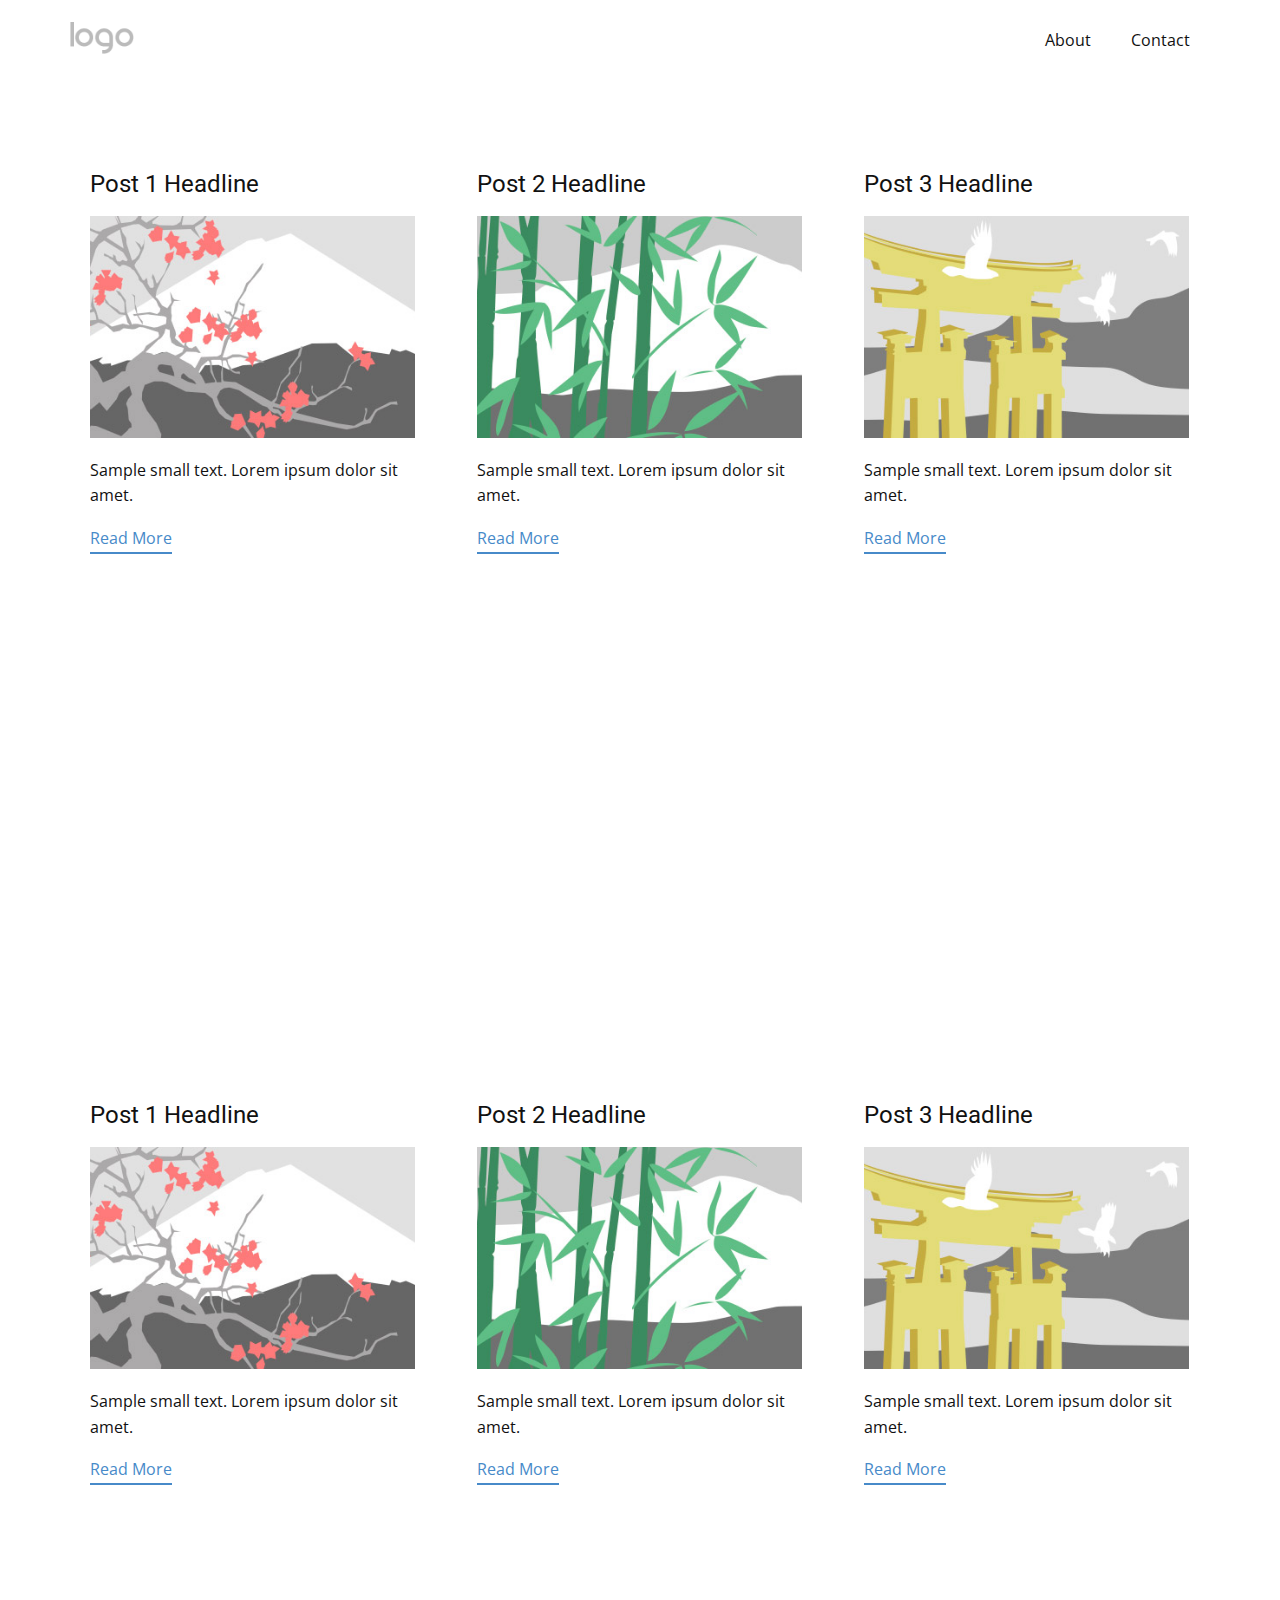
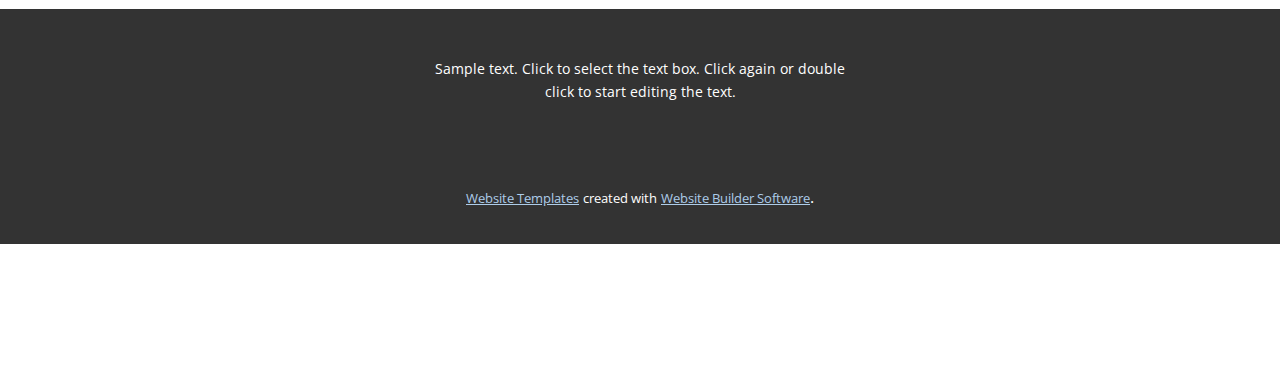
<file: blog/blog.html>
<html style="font-size: 16px;"><head>
    <meta name="viewport" content="width=device-width, initial-scale=1.0">
    <meta charset="utf-8">
    <meta name="keywords" content="">
    <meta name="description" content="">
    <meta name="page_type" content="np-template-header-footer-from-plugin">
    <title>Blog Template</title>
    <link rel="stylesheet" href="../nicepage.css" media="screen">
<link rel="stylesheet" href="../Blog-Template.css" media="screen">
    <script class="u-script" type="text/javascript" src="../jquery.js" defer=""></script>
    <script class="u-script" type="text/javascript" src="../nicepage.js" defer=""></script>
    <meta name="generator" content="Nicepage 3.12.1, nicepage.com">
    <link id="u-theme-google-font" rel="stylesheet" href="https://fonts.googleapis.com/css?family=Roboto:100,100i,300,300i,400,400i,500,500i,700,700i,900,900i|Open+Sans:300,300i,400,400i,600,600i,700,700i,800,800i">
    
    
    
    <script type="application/ld+json">{
		"@context": "http://schema.org",
		"@type": "Organization",
		"name": "",
		"url": "index.html",
		"logo": "images/default-logo.png"
}</script>
    <meta property="og:title" content="Blog Template">
    <meta property="og:type" content="website">
    <meta name="theme-color" content="#478ac9">
    <link rel="canonical" href="../index.html">
    <meta property="og:url" content="index.html">
  </head>
  <body class="u-body"><header class="u-clearfix u-header u-header" id="sec-c309"><div class="u-clearfix u-sheet u-valign-middle u-sheet-1">
        <a href="https://nicepage.com" class="u-image u-logo u-image-1">
          <img src="../images/default-logo.png" class="u-logo-image u-logo-image-1">
        </a>
        <nav class="u-menu u-menu-dropdown u-offcanvas u-menu-1">
          <div class="menu-collapse" style="font-size: 1rem; letter-spacing: 0px;">
            <a class="u-button-style u-custom-left-right-menu-spacing u-custom-padding-bottom u-custom-top-bottom-menu-spacing u-nav-link u-text-active-palette-1-base u-text-hover-palette-2-base" href="#">
              <svg><use xmlns:xlink="http://www.w3.org/1999/xlink" xlink:href="#menu-hamburger"></use></svg>
              <svg version="1.1" xmlns="http://www.w3.org/2000/svg" xmlns:xlink="http://www.w3.org/1999/xlink"><defs><symbol id="menu-hamburger" viewBox="0 0 16 16" style="width: 16px; height: 16px;"><rect y="1" width="16" height="2"></rect><rect y="7" width="16" height="2"></rect><rect y="13" width="16" height="2"></rect>
</symbol>
</defs></svg>
            </a>
          </div>
          <div class="u-nav-container">
            <ul class="u-nav u-unstyled u-nav-1"><li class="u-nav-item"><a class="u-button-style u-nav-link u-text-active-palette-1-base u-text-hover-palette-2-base" href="../About.html" style="padding: 10px 20px;">About</a>
</li><li class="u-nav-item"><a class="u-button-style u-nav-link u-text-active-palette-1-base u-text-hover-palette-2-base" href="../Contact.html" style="padding: 10px 20px;">Contact</a>
</li></ul>
          </div>
          <div class="u-nav-container-collapse">
            <div class="u-black u-container-style u-inner-container-layout u-opacity u-opacity-95 u-sidenav">
              <div class="u-sidenav-overflow">
                <div class="u-menu-close"></div>
                <ul class="u-align-center u-nav u-popupmenu-items u-unstyled u-nav-2"><li class="u-nav-item"><a class="u-button-style u-nav-link" href="../About.html">About</a>
</li><li class="u-nav-item"><a class="u-button-style u-nav-link" href="../Contact.html">Contact</a>
</li></ul>
              </div>
            </div>
            <div class="u-black u-menu-overlay u-opacity u-opacity-70"></div>
          </div>
        </nav>
      </div></header>
    <section class="u-clearfix u-section-1" id="sec-8ddc">
      <div class="u-clearfix u-sheet u-valign-middle u-sheet-1"><!--blog--><!--blog_options_json--><!--{"type":"Recent","source":"","tags":"","count":""}--><!--/blog_options_json-->
        <div class="u-blog u-expanded-width u-repeater u-repeater-1"><!--blog_post-->
          <div class="u-blog-post u-container-style u-repeater-item u-white u-repeater-item-1">
            <div class="u-container-layout u-similar-container u-valign-top u-container-layout-1"><!--blog_post_header-->
              <h4 class="u-blog-control u-text u-text-1">
                <a class="u-post-header-link" href="../blog/post.html"><!--blog_post_header_content-->Post 1 Headline<!--/blog_post_header_content--></a>
              </h4><!--/blog_post_header--><!--blog_post_image-->
              <a class="u-post-header-link" href="../blog/post.html"><img alt="" class="u-blog-control u-expanded-width u-image u-image-default u-image-1" src="[data-uri]"></a><!--/blog_post_image--><!--blog_post_content-->
              <div class="u-blog-control u-post-content u-text u-text-2 fr-view">Sample small text. Lorem ipsum dolor sit amet.</div><!--/blog_post_content--><!--blog_post_readmore-->
              <a href="../blog/post.html" class="u-blog-control u-border-2 u-border-palette-1-base u-btn u-btn-rectangle u-button-style u-none u-btn-1"><!--blog_post_readmore_content-->Read More<!--/blog_post_readmore_content--></a><!--/blog_post_readmore-->
            </div>
          </div><div class="u-blog-post u-container-style u-repeater-item u-video-cover u-white">
            <div class="u-container-layout u-similar-container u-valign-top u-container-layout-2"><!--blog_post_header-->
              <h4 class="u-blog-control u-text u-text-3">
                <a class="u-post-header-link" href="../blog/post-1.html"><!--blog_post_header_content-->Post 2 Headline<!--/blog_post_header_content--></a>
              </h4><!--/blog_post_header--><!--blog_post_image-->
              <a class="u-post-header-link" href="../blog/post-1.html"><img alt="" class="u-blog-control u-expanded-width u-image u-image-default u-image-2" src="[data-uri]"></a><!--/blog_post_image--><!--blog_post_content-->
              <div class="u-blog-control u-post-content u-text u-text-4 fr-view">Sample small text. Lorem ipsum dolor sit amet.</div><!--/blog_post_content--><!--blog_post_readmore-->
              <a href="../blog/post-1.html" class="u-blog-control u-border-2 u-border-palette-1-base u-btn u-btn-rectangle u-button-style u-none u-btn-2"><!--blog_post_readmore_content-->Read More<!--/blog_post_readmore_content--></a><!--/blog_post_readmore-->
            </div>
          </div><div class="u-blog-post u-container-style u-repeater-item u-video-cover u-white">
            <div class="u-container-layout u-similar-container u-valign-top u-container-layout-3"><!--blog_post_header-->
              <h4 class="u-blog-control u-text u-text-5">
                <a class="u-post-header-link" href="../blog/post-2.html"><!--blog_post_header_content-->Post 3 Headline<!--/blog_post_header_content--></a>
              </h4><!--/blog_post_header--><!--blog_post_image-->
              <a class="u-post-header-link" href="../blog/post-2.html"><img alt="" class="u-blog-control u-expanded-width u-image u-image-default u-image-3" src="[data-uri]"></a><!--/blog_post_image--><!--blog_post_content-->
              <div class="u-blog-control u-post-content u-text u-text-6 fr-view">Sample small text. Lorem ipsum dolor sit amet.</div><!--/blog_post_content--><!--blog_post_readmore-->
              <a href="../blog/post-2.html" class="u-blog-control u-border-2 u-border-palette-1-base u-btn u-btn-rectangle u-button-style u-none u-btn-3"><!--blog_post_readmore_content-->Read More<!--/blog_post_readmore_content--></a><!--/blog_post_readmore-->
            </div>
          </div><div class="u-blog-post u-container-style u-repeater-item u-white u-repeater-item-1">
            <div class="u-container-layout u-similar-container u-valign-top u-container-layout-1"><!--blog_post_header-->
              <h4 class="u-blog-control u-text u-text-1">
                <a class="u-post-header-link" href="../blog/post-3.html"><!--blog_post_header_content-->Post 1 Headline<!--/blog_post_header_content--></a>
              </h4><!--/blog_post_header--><!--blog_post_image-->
              <a class="u-post-header-link" href="../blog/post-3.html"><img alt="" class="u-blog-control u-expanded-width u-image u-image-default u-image-1" src="[data-uri]"></a><!--/blog_post_image--><!--blog_post_content-->
              <div class="u-blog-control u-post-content u-text u-text-2 fr-view">Sample small text. Lorem ipsum dolor sit amet.</div><!--/blog_post_content--><!--blog_post_readmore-->
              <a href="../blog/post-3.html" class="u-blog-control u-border-2 u-border-palette-1-base u-btn u-btn-rectangle u-button-style u-none u-btn-1"><!--blog_post_readmore_content-->Read More<!--/blog_post_readmore_content--></a><!--/blog_post_readmore-->
            </div>
          </div><div class="u-blog-post u-container-style u-repeater-item u-video-cover u-white">
            <div class="u-container-layout u-similar-container u-valign-top u-container-layout-2"><!--blog_post_header-->
              <h4 class="u-blog-control u-text u-text-3">
                <a class="u-post-header-link" href="../blog/post-4.html"><!--blog_post_header_content-->Post 2 Headline<!--/blog_post_header_content--></a>
              </h4><!--/blog_post_header--><!--blog_post_image-->
              <a class="u-post-header-link" href="../blog/post-4.html"><img alt="" class="u-blog-control u-expanded-width u-image u-image-default u-image-2" src="[data-uri]"></a><!--/blog_post_image--><!--blog_post_content-->
              <div class="u-blog-control u-post-content u-text u-text-4 fr-view">Sample small text. Lorem ipsum dolor sit amet.</div><!--/blog_post_content--><!--blog_post_readmore-->
              <a href="../blog/post-4.html" class="u-blog-control u-border-2 u-border-palette-1-base u-btn u-btn-rectangle u-button-style u-none u-btn-2"><!--blog_post_readmore_content-->Read More<!--/blog_post_readmore_content--></a><!--/blog_post_readmore-->
            </div>
          </div><div class="u-blog-post u-container-style u-repeater-item u-video-cover u-white">
            <div class="u-container-layout u-similar-container u-valign-top u-container-layout-3"><!--blog_post_header-->
              <h4 class="u-blog-control u-text u-text-5">
                <a class="u-post-header-link" href="../blog/post-5.html"><!--blog_post_header_content-->Post 3 Headline<!--/blog_post_header_content--></a>
              </h4><!--/blog_post_header--><!--blog_post_image-->
              <a class="u-post-header-link" href="../blog/post-5.html"><img alt="" class="u-blog-control u-expanded-width u-image u-image-default u-image-3" src="[data-uri]"></a><!--/blog_post_image--><!--blog_post_content-->
              <div class="u-blog-control u-post-content u-text u-text-6 fr-view">Sample small text. Lorem ipsum dolor sit amet.</div><!--/blog_post_content--><!--blog_post_readmore-->
              <a href="../blog/post-5.html" class="u-blog-control u-border-2 u-border-palette-1-base u-btn u-btn-rectangle u-button-style u-none u-btn-3"><!--blog_post_readmore_content-->Read More<!--/blog_post_readmore_content--></a><!--/blog_post_readmore-->
            </div>
          </div><!--/blog_post--><!--blog_post-->
          <!--/blog_post--><!--blog_post-->
          <!--/blog_post-->
        </div><!--/blog-->
      </div>
    </section>
    <section class="u-clearfix u-section-2" id="sec-7d56">
      <div class="u-clearfix u-sheet u-sheet-1"></div>
    </section>
    
    
    <footer class="u-align-center u-clearfix u-footer u-grey-80 u-footer" id="sec-5960"><div class="u-clearfix u-sheet u-sheet-1">
        <p class="u-small-text u-text u-text-variant u-text-1">Sample text. Click to select the text box. Click again or double click to start editing the text.</p>
      </div></footer>
    <section class="u-backlink u-clearfix u-grey-80">
      <a class="u-link" href="https://nicepage.com/website-templates" target="_blank">
        <span>Website Templates</span>
      </a>
      <p class="u-text">
        <span>created with</span>
      </p>
      <a class="u-link" href="https://nicepage.com/" target="_blank">
        <span>Website Builder Software</span>
      </a>. 
    </section>
  
</body></html>
</file>
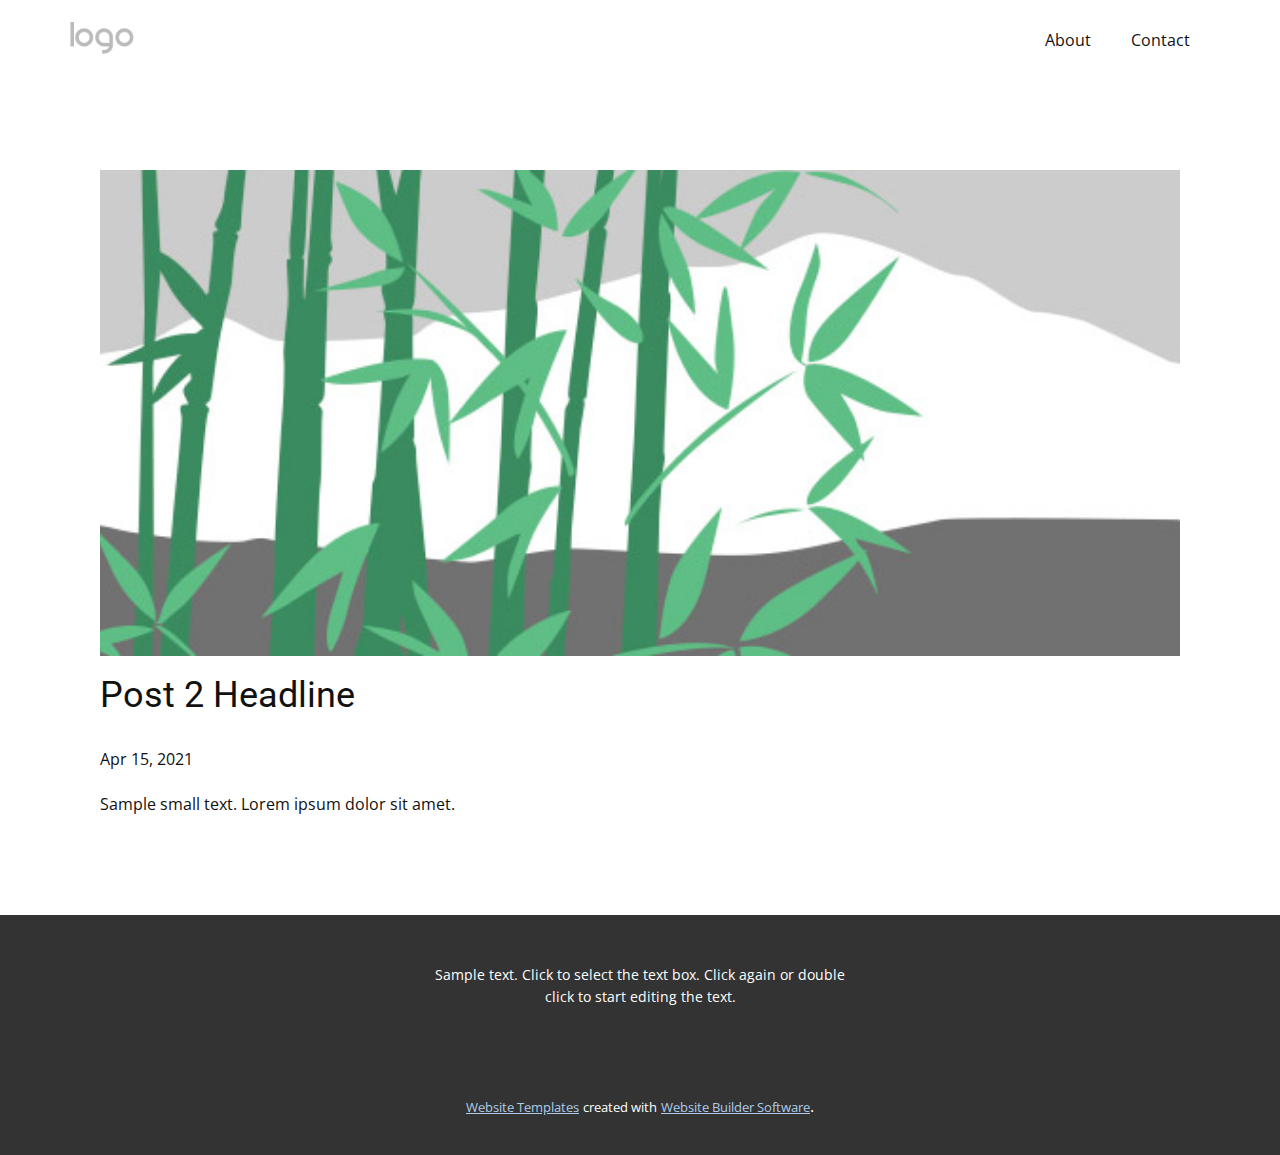
<file: blog/post-1.html>
<!doctype html>
<html style="font-size: 16px;"><head>
    <meta name="viewport" content="width=device-width, initial-scale=1.0">
    <meta charset="utf-8">
    <meta name="keywords" content="Post 1 Headline">
    <meta name="description" content="">
    <meta name="page_type" content="np-template-header-footer-from-plugin">
    <title>Post 2 Headline</title>
    <link rel="stylesheet" href="../nicepage.css" media="screen">
<link rel="stylesheet" href="../Post-Template.css" media="screen">
    <script class="u-script" type="text/javascript" src="../jquery.js" defer=""></script>
    <script class="u-script" type="text/javascript" src="../nicepage.js" defer=""></script>
    <meta name="generator" content="Nicepage 3.12.1, nicepage.com">
    <link id="u-theme-google-font" rel="stylesheet" href="https://fonts.googleapis.com/css?family=Roboto:100,100i,300,300i,400,400i,500,500i,700,700i,900,900i|Open+Sans:300,300i,400,400i,600,600i,700,700i,800,800i">
    
    
    <script type="application/ld+json">{
		"@context": "http://schema.org",
		"@type": "Organization",
		"name": "",
		"url": "index.html",
		"logo": "images/default-logo.png"
}</script>
    <meta property="og:title" content="Post Template">
    <meta property="og:type" content="website">
    <meta name="theme-color" content="#478ac9">
    <link rel="canonical" href="../index.html">
    <meta property="og:url" content="index.html">
  </head>
  <body class="u-body"><header class="u-clearfix u-header u-header" id="sec-c309"><div class="u-clearfix u-sheet u-valign-middle u-sheet-1">
        <a href="https://nicepage.com" class="u-image u-logo u-image-1">
          <img src="../images/default-logo.png" class="u-logo-image u-logo-image-1">
        </a>
        <nav class="u-menu u-menu-dropdown u-offcanvas u-menu-1">
          <div class="menu-collapse" style="font-size: 1rem; letter-spacing: 0px;">
            <a class="u-button-style u-custom-left-right-menu-spacing u-custom-padding-bottom u-custom-top-bottom-menu-spacing u-nav-link u-text-active-palette-1-base u-text-hover-palette-2-base" href="#">
              <svg><use xmlns:xlink="http://www.w3.org/1999/xlink" xlink:href="#menu-hamburger"></use></svg>
              <svg version="1.1" xmlns="http://www.w3.org/2000/svg" xmlns:xlink="http://www.w3.org/1999/xlink"><defs><symbol id="menu-hamburger" viewBox="0 0 16 16" style="width: 16px; height: 16px;"><rect y="1" width="16" height="2"></rect><rect y="7" width="16" height="2"></rect><rect y="13" width="16" height="2"></rect>
</symbol>
</defs></svg>
            </a>
          </div>
          <div class="u-nav-container">
            <ul class="u-nav u-unstyled u-nav-1"><li class="u-nav-item"><a class="u-button-style u-nav-link u-text-active-palette-1-base u-text-hover-palette-2-base" href="../About.html" style="padding: 10px 20px;">About</a>
</li><li class="u-nav-item"><a class="u-button-style u-nav-link u-text-active-palette-1-base u-text-hover-palette-2-base" href="../Contact.html" style="padding: 10px 20px;">Contact</a>
</li></ul>
          </div>
          <div class="u-nav-container-collapse">
            <div class="u-black u-container-style u-inner-container-layout u-opacity u-opacity-95 u-sidenav">
              <div class="u-sidenav-overflow">
                <div class="u-menu-close"></div>
                <ul class="u-align-center u-nav u-popupmenu-items u-unstyled u-nav-2"><li class="u-nav-item"><a class="u-button-style u-nav-link" href="../About.html">About</a>
</li><li class="u-nav-item"><a class="u-button-style u-nav-link" href="../Contact.html">Contact</a>
</li></ul>
              </div>
            </div>
            <div class="u-black u-menu-overlay u-opacity u-opacity-70"></div>
          </div>
        </nav>
      </div></header>
    <section class="u-align-center u-clearfix u-section-1" id="sec-6ecf">
      <div class="u-clearfix u-sheet u-valign-middle-md u-valign-middle-sm u-valign-middle-xs u-sheet-1"><!--post_details--><!--post_details_options_json--><!--{"source":""}--><!--/post_details_options_json--><!--blog_post-->
        <div class="u-container-style u-expanded-width u-post-details u-post-details-1">
          <div class="u-container-layout u-valign-middle u-container-layout-1"><!--blog_post_image-->
            <img alt="" class="u-blog-control u-expanded-width u-image u-image-default u-image-1" src="[data-uri]"><!--/blog_post_image--><!--blog_post_header-->
            <h2 class="u-blog-control u-text u-text-1">Post 2 Headline</h2><!--/blog_post_header--><!--blog_post_metadata-->
            <div class="u-blog-control u-metadata u-metadata-1"><!--blog_post_metadata_date-->
              <span class="u-meta-date u-meta-icon">Apr 15, 2021</span><!--/blog_post_metadata_date--><!--blog_post_metadata_category-->
              <!--/blog_post_metadata_category--><!--blog_post_metadata_comments-->
              <!--/blog_post_metadata_comments-->
            </div><!--/blog_post_metadata--><!--blog_post_content-->
            <div class="u-align-justify u-blog-control u-post-content u-text u-text-2 fr-view">
  Sample small text. Lorem ipsum dolor sit amet.
  </div><!--/blog_post_content-->
          </div>
        </div><!--/blog_post--><!--/post_details-->
      </div>
    </section>
    
    
    <footer class="u-align-center u-clearfix u-footer u-grey-80 u-footer" id="sec-5960"><div class="u-clearfix u-sheet u-sheet-1">
        <p class="u-small-text u-text u-text-variant u-text-1">Sample text. Click to select the text box. Click again or double click to start editing the text.</p>
      </div></footer>
    <section class="u-backlink u-clearfix u-grey-80">
      <a class="u-link" href="https://nicepage.com/website-templates" target="_blank">
        <span>Website Templates</span>
      </a>
      <p class="u-text">
        <span>created with</span>
      </p>
      <a class="u-link" href="https://nicepage.com/" target="_blank">
        <span>Website Builder Software</span>
      </a>. 
    </section>
  
</body></html>
</file>
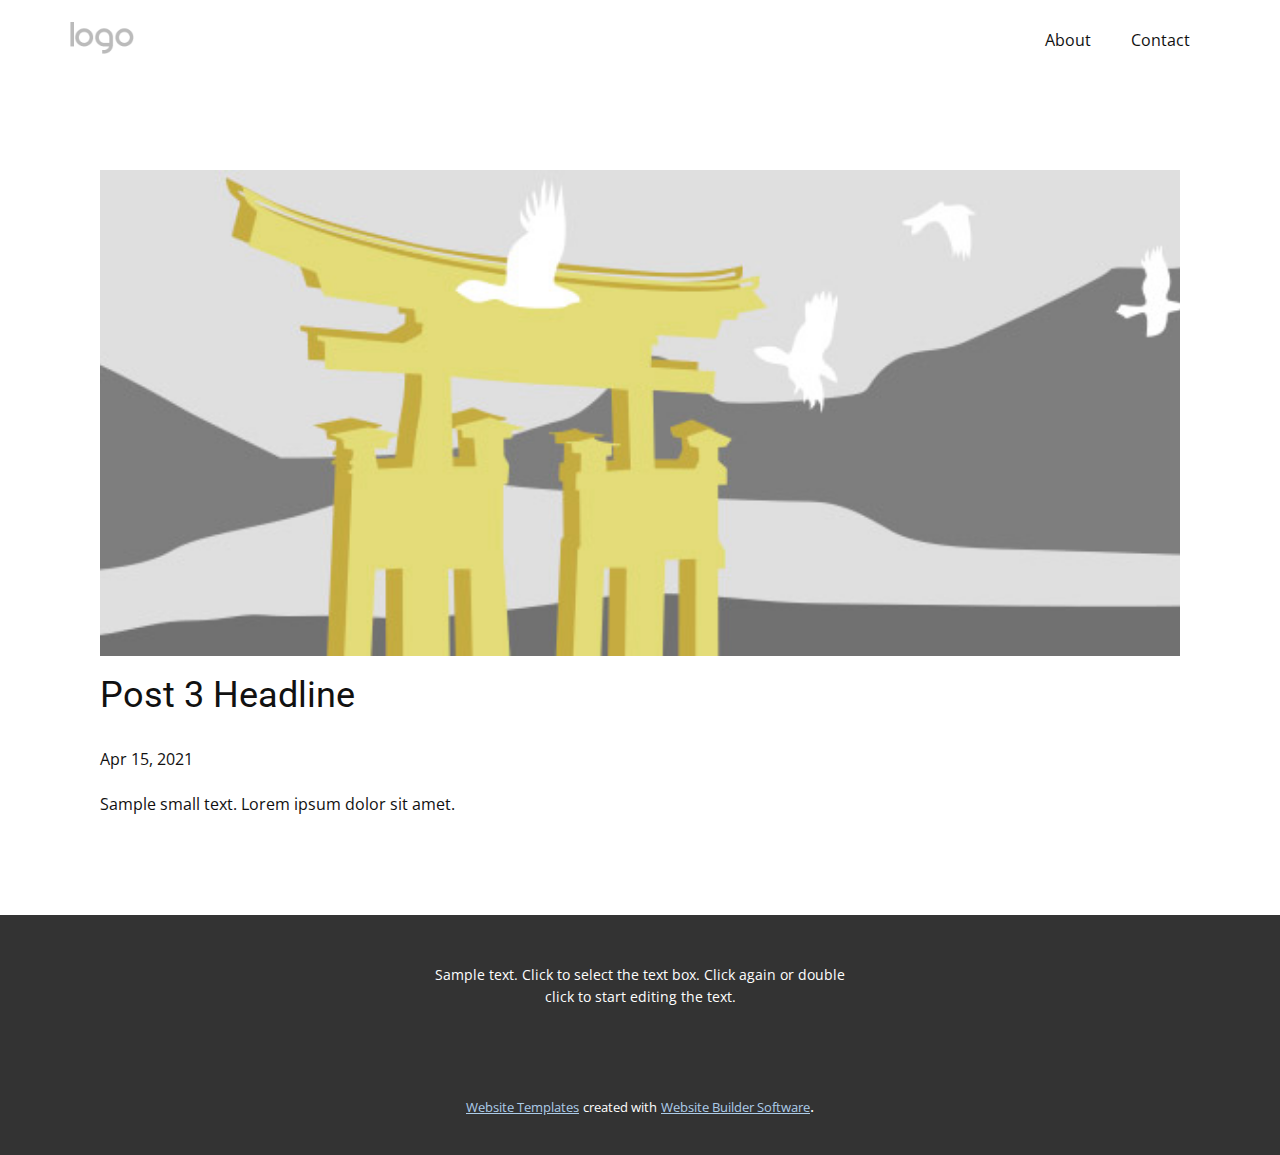
<file: blog/post-2.html>
<!doctype html>
<html style="font-size: 16px;"><head>
    <meta name="viewport" content="width=device-width, initial-scale=1.0">
    <meta charset="utf-8">
    <meta name="keywords" content="Post 1 Headline">
    <meta name="description" content="">
    <meta name="page_type" content="np-template-header-footer-from-plugin">
    <title>Post 3 Headline</title>
    <link rel="stylesheet" href="../nicepage.css" media="screen">
<link rel="stylesheet" href="../Post-Template.css" media="screen">
    <script class="u-script" type="text/javascript" src="../jquery.js" defer=""></script>
    <script class="u-script" type="text/javascript" src="../nicepage.js" defer=""></script>
    <meta name="generator" content="Nicepage 3.12.1, nicepage.com">
    <link id="u-theme-google-font" rel="stylesheet" href="https://fonts.googleapis.com/css?family=Roboto:100,100i,300,300i,400,400i,500,500i,700,700i,900,900i|Open+Sans:300,300i,400,400i,600,600i,700,700i,800,800i">
    
    
    <script type="application/ld+json">{
		"@context": "http://schema.org",
		"@type": "Organization",
		"name": "",
		"url": "index.html",
		"logo": "images/default-logo.png"
}</script>
    <meta property="og:title" content="Post Template">
    <meta property="og:type" content="website">
    <meta name="theme-color" content="#478ac9">
    <link rel="canonical" href="../index.html">
    <meta property="og:url" content="index.html">
  </head>
  <body class="u-body"><header class="u-clearfix u-header u-header" id="sec-c309"><div class="u-clearfix u-sheet u-valign-middle u-sheet-1">
        <a href="https://nicepage.com" class="u-image u-logo u-image-1">
          <img src="../images/default-logo.png" class="u-logo-image u-logo-image-1">
        </a>
        <nav class="u-menu u-menu-dropdown u-offcanvas u-menu-1">
          <div class="menu-collapse" style="font-size: 1rem; letter-spacing: 0px;">
            <a class="u-button-style u-custom-left-right-menu-spacing u-custom-padding-bottom u-custom-top-bottom-menu-spacing u-nav-link u-text-active-palette-1-base u-text-hover-palette-2-base" href="#">
              <svg><use xmlns:xlink="http://www.w3.org/1999/xlink" xlink:href="#menu-hamburger"></use></svg>
              <svg version="1.1" xmlns="http://www.w3.org/2000/svg" xmlns:xlink="http://www.w3.org/1999/xlink"><defs><symbol id="menu-hamburger" viewBox="0 0 16 16" style="width: 16px; height: 16px;"><rect y="1" width="16" height="2"></rect><rect y="7" width="16" height="2"></rect><rect y="13" width="16" height="2"></rect>
</symbol>
</defs></svg>
            </a>
          </div>
          <div class="u-nav-container">
            <ul class="u-nav u-unstyled u-nav-1"><li class="u-nav-item"><a class="u-button-style u-nav-link u-text-active-palette-1-base u-text-hover-palette-2-base" href="../About.html" style="padding: 10px 20px;">About</a>
</li><li class="u-nav-item"><a class="u-button-style u-nav-link u-text-active-palette-1-base u-text-hover-palette-2-base" href="../Contact.html" style="padding: 10px 20px;">Contact</a>
</li></ul>
          </div>
          <div class="u-nav-container-collapse">
            <div class="u-black u-container-style u-inner-container-layout u-opacity u-opacity-95 u-sidenav">
              <div class="u-sidenav-overflow">
                <div class="u-menu-close"></div>
                <ul class="u-align-center u-nav u-popupmenu-items u-unstyled u-nav-2"><li class="u-nav-item"><a class="u-button-style u-nav-link" href="../About.html">About</a>
</li><li class="u-nav-item"><a class="u-button-style u-nav-link" href="../Contact.html">Contact</a>
</li></ul>
              </div>
            </div>
            <div class="u-black u-menu-overlay u-opacity u-opacity-70"></div>
          </div>
        </nav>
      </div></header>
    <section class="u-align-center u-clearfix u-section-1" id="sec-6ecf">
      <div class="u-clearfix u-sheet u-valign-middle-md u-valign-middle-sm u-valign-middle-xs u-sheet-1"><!--post_details--><!--post_details_options_json--><!--{"source":""}--><!--/post_details_options_json--><!--blog_post-->
        <div class="u-container-style u-expanded-width u-post-details u-post-details-1">
          <div class="u-container-layout u-valign-middle u-container-layout-1"><!--blog_post_image-->
            <img alt="" class="u-blog-control u-expanded-width u-image u-image-default u-image-1" src="[data-uri]"><!--/blog_post_image--><!--blog_post_header-->
            <h2 class="u-blog-control u-text u-text-1">Post 3 Headline</h2><!--/blog_post_header--><!--blog_post_metadata-->
            <div class="u-blog-control u-metadata u-metadata-1"><!--blog_post_metadata_date-->
              <span class="u-meta-date u-meta-icon">Apr 15, 2021</span><!--/blog_post_metadata_date--><!--blog_post_metadata_category-->
              <!--/blog_post_metadata_category--><!--blog_post_metadata_comments-->
              <!--/blog_post_metadata_comments-->
            </div><!--/blog_post_metadata--><!--blog_post_content-->
            <div class="u-align-justify u-blog-control u-post-content u-text u-text-2 fr-view">
  Sample small text. Lorem ipsum dolor sit amet.
  </div><!--/blog_post_content-->
          </div>
        </div><!--/blog_post--><!--/post_details-->
      </div>
    </section>
    
    
    <footer class="u-align-center u-clearfix u-footer u-grey-80 u-footer" id="sec-5960"><div class="u-clearfix u-sheet u-sheet-1">
        <p class="u-small-text u-text u-text-variant u-text-1">Sample text. Click to select the text box. Click again or double click to start editing the text.</p>
      </div></footer>
    <section class="u-backlink u-clearfix u-grey-80">
      <a class="u-link" href="https://nicepage.com/website-templates" target="_blank">
        <span>Website Templates</span>
      </a>
      <p class="u-text">
        <span>created with</span>
      </p>
      <a class="u-link" href="https://nicepage.com/" target="_blank">
        <span>Website Builder Software</span>
      </a>. 
    </section>
  
</body></html>
</file>
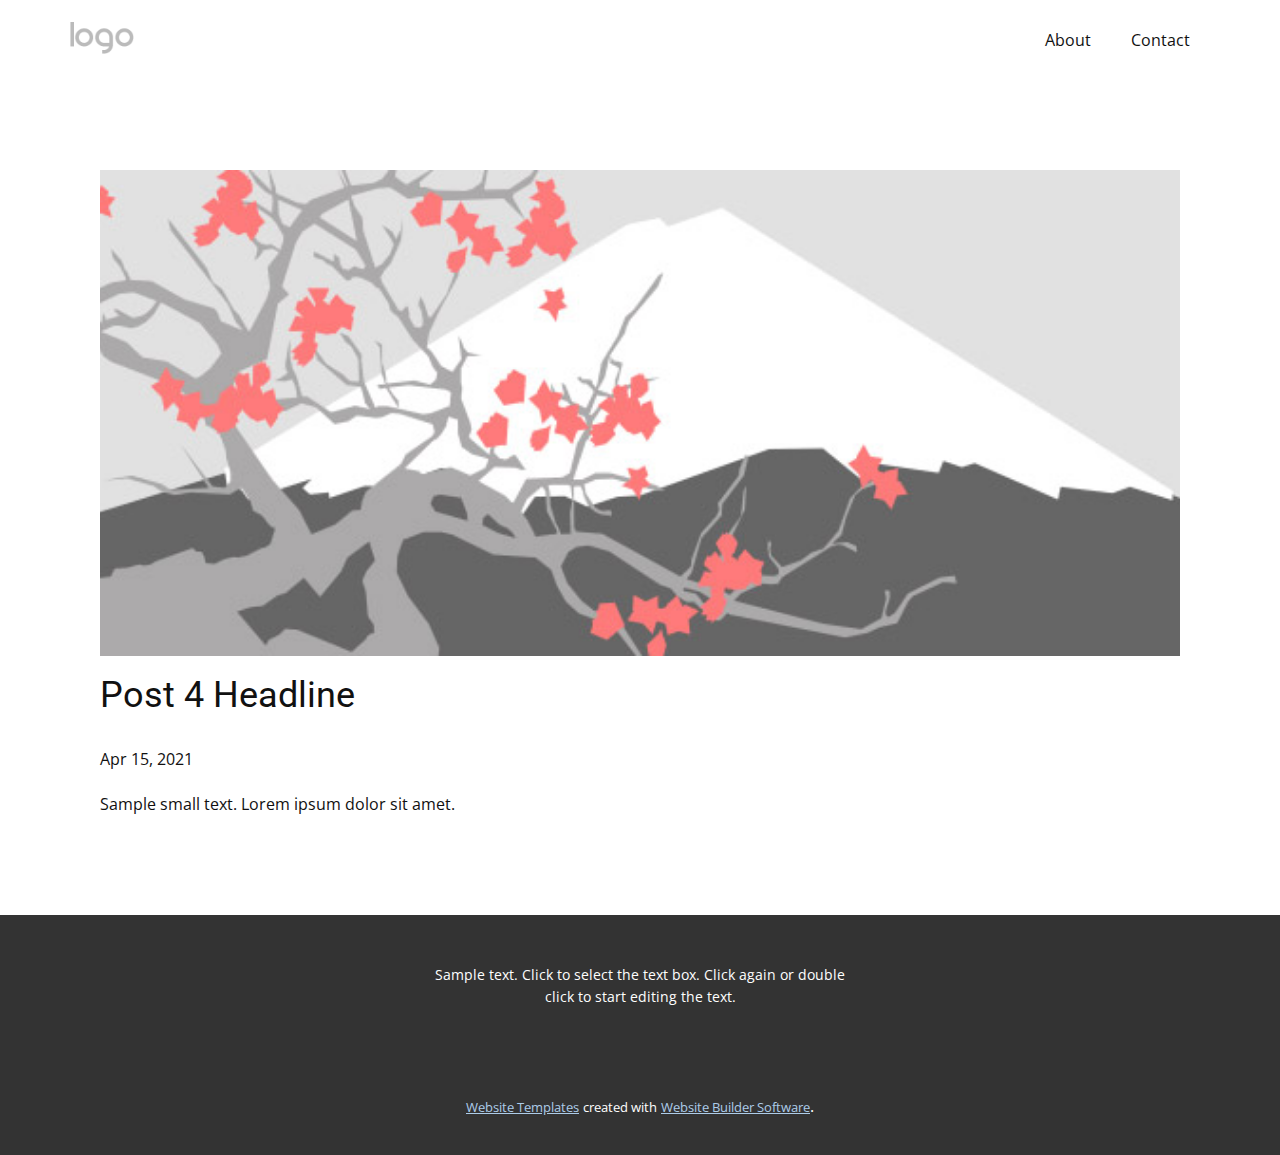
<file: blog/post-3.html>
<!doctype html>
<html style="font-size: 16px;"><head>
    <meta name="viewport" content="width=device-width, initial-scale=1.0">
    <meta charset="utf-8">
    <meta name="keywords" content="Post 1 Headline">
    <meta name="description" content="">
    <meta name="page_type" content="np-template-header-footer-from-plugin">
    <title>Post 4 Headline</title>
    <link rel="stylesheet" href="../nicepage.css" media="screen">
<link rel="stylesheet" href="../Post-Template.css" media="screen">
    <script class="u-script" type="text/javascript" src="../jquery.js" defer=""></script>
    <script class="u-script" type="text/javascript" src="../nicepage.js" defer=""></script>
    <meta name="generator" content="Nicepage 3.12.1, nicepage.com">
    <link id="u-theme-google-font" rel="stylesheet" href="https://fonts.googleapis.com/css?family=Roboto:100,100i,300,300i,400,400i,500,500i,700,700i,900,900i|Open+Sans:300,300i,400,400i,600,600i,700,700i,800,800i">
    
    
    <script type="application/ld+json">{
		"@context": "http://schema.org",
		"@type": "Organization",
		"name": "",
		"url": "index.html",
		"logo": "images/default-logo.png"
}</script>
    <meta property="og:title" content="Post Template">
    <meta property="og:type" content="website">
    <meta name="theme-color" content="#478ac9">
    <link rel="canonical" href="../index.html">
    <meta property="og:url" content="index.html">
  </head>
  <body class="u-body"><header class="u-clearfix u-header u-header" id="sec-c309"><div class="u-clearfix u-sheet u-valign-middle u-sheet-1">
        <a href="https://nicepage.com" class="u-image u-logo u-image-1">
          <img src="../images/default-logo.png" class="u-logo-image u-logo-image-1">
        </a>
        <nav class="u-menu u-menu-dropdown u-offcanvas u-menu-1">
          <div class="menu-collapse" style="font-size: 1rem; letter-spacing: 0px;">
            <a class="u-button-style u-custom-left-right-menu-spacing u-custom-padding-bottom u-custom-top-bottom-menu-spacing u-nav-link u-text-active-palette-1-base u-text-hover-palette-2-base" href="#">
              <svg><use xmlns:xlink="http://www.w3.org/1999/xlink" xlink:href="#menu-hamburger"></use></svg>
              <svg version="1.1" xmlns="http://www.w3.org/2000/svg" xmlns:xlink="http://www.w3.org/1999/xlink"><defs><symbol id="menu-hamburger" viewBox="0 0 16 16" style="width: 16px; height: 16px;"><rect y="1" width="16" height="2"></rect><rect y="7" width="16" height="2"></rect><rect y="13" width="16" height="2"></rect>
</symbol>
</defs></svg>
            </a>
          </div>
          <div class="u-nav-container">
            <ul class="u-nav u-unstyled u-nav-1"><li class="u-nav-item"><a class="u-button-style u-nav-link u-text-active-palette-1-base u-text-hover-palette-2-base" href="../About.html" style="padding: 10px 20px;">About</a>
</li><li class="u-nav-item"><a class="u-button-style u-nav-link u-text-active-palette-1-base u-text-hover-palette-2-base" href="../Contact.html" style="padding: 10px 20px;">Contact</a>
</li></ul>
          </div>
          <div class="u-nav-container-collapse">
            <div class="u-black u-container-style u-inner-container-layout u-opacity u-opacity-95 u-sidenav">
              <div class="u-sidenav-overflow">
                <div class="u-menu-close"></div>
                <ul class="u-align-center u-nav u-popupmenu-items u-unstyled u-nav-2"><li class="u-nav-item"><a class="u-button-style u-nav-link" href="../About.html">About</a>
</li><li class="u-nav-item"><a class="u-button-style u-nav-link" href="../Contact.html">Contact</a>
</li></ul>
              </div>
            </div>
            <div class="u-black u-menu-overlay u-opacity u-opacity-70"></div>
          </div>
        </nav>
      </div></header>
    <section class="u-align-center u-clearfix u-section-1" id="sec-6ecf">
      <div class="u-clearfix u-sheet u-valign-middle-md u-valign-middle-sm u-valign-middle-xs u-sheet-1"><!--post_details--><!--post_details_options_json--><!--{"source":""}--><!--/post_details_options_json--><!--blog_post-->
        <div class="u-container-style u-expanded-width u-post-details u-post-details-1">
          <div class="u-container-layout u-valign-middle u-container-layout-1"><!--blog_post_image-->
            <img alt="" class="u-blog-control u-expanded-width u-image u-image-default u-image-1" src="[data-uri]"><!--/blog_post_image--><!--blog_post_header-->
            <h2 class="u-blog-control u-text u-text-1">Post 4 Headline</h2><!--/blog_post_header--><!--blog_post_metadata-->
            <div class="u-blog-control u-metadata u-metadata-1"><!--blog_post_metadata_date-->
              <span class="u-meta-date u-meta-icon">Apr 15, 2021</span><!--/blog_post_metadata_date--><!--blog_post_metadata_category-->
              <!--/blog_post_metadata_category--><!--blog_post_metadata_comments-->
              <!--/blog_post_metadata_comments-->
            </div><!--/blog_post_metadata--><!--blog_post_content-->
            <div class="u-align-justify u-blog-control u-post-content u-text u-text-2 fr-view">
  Sample small text. Lorem ipsum dolor sit amet.
  </div><!--/blog_post_content-->
          </div>
        </div><!--/blog_post--><!--/post_details-->
      </div>
    </section>
    
    
    <footer class="u-align-center u-clearfix u-footer u-grey-80 u-footer" id="sec-5960"><div class="u-clearfix u-sheet u-sheet-1">
        <p class="u-small-text u-text u-text-variant u-text-1">Sample text. Click to select the text box. Click again or double click to start editing the text.</p>
      </div></footer>
    <section class="u-backlink u-clearfix u-grey-80">
      <a class="u-link" href="https://nicepage.com/website-templates" target="_blank">
        <span>Website Templates</span>
      </a>
      <p class="u-text">
        <span>created with</span>
      </p>
      <a class="u-link" href="https://nicepage.com/" target="_blank">
        <span>Website Builder Software</span>
      </a>. 
    </section>
  
</body></html>
</file>
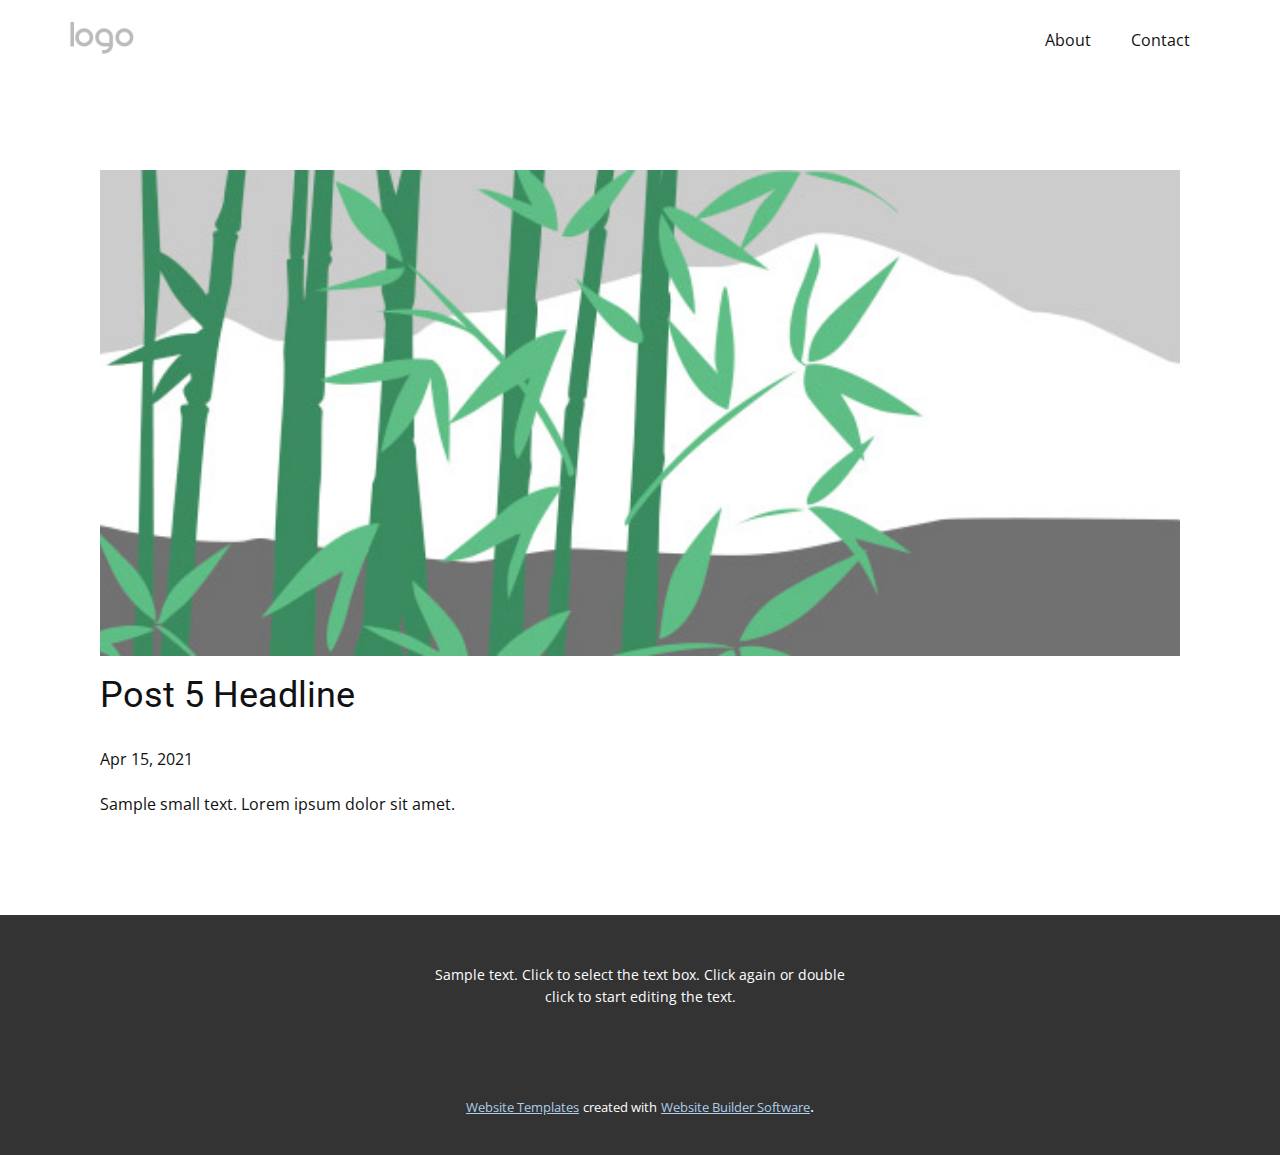
<file: blog/post-4.html>
<!doctype html>
<html style="font-size: 16px;"><head>
    <meta name="viewport" content="width=device-width, initial-scale=1.0">
    <meta charset="utf-8">
    <meta name="keywords" content="Post 1 Headline">
    <meta name="description" content="">
    <meta name="page_type" content="np-template-header-footer-from-plugin">
    <title>Post 5 Headline</title>
    <link rel="stylesheet" href="../nicepage.css" media="screen">
<link rel="stylesheet" href="../Post-Template.css" media="screen">
    <script class="u-script" type="text/javascript" src="../jquery.js" defer=""></script>
    <script class="u-script" type="text/javascript" src="../nicepage.js" defer=""></script>
    <meta name="generator" content="Nicepage 3.12.1, nicepage.com">
    <link id="u-theme-google-font" rel="stylesheet" href="https://fonts.googleapis.com/css?family=Roboto:100,100i,300,300i,400,400i,500,500i,700,700i,900,900i|Open+Sans:300,300i,400,400i,600,600i,700,700i,800,800i">
    
    
    <script type="application/ld+json">{
		"@context": "http://schema.org",
		"@type": "Organization",
		"name": "",
		"url": "index.html",
		"logo": "images/default-logo.png"
}</script>
    <meta property="og:title" content="Post Template">
    <meta property="og:type" content="website">
    <meta name="theme-color" content="#478ac9">
    <link rel="canonical" href="../index.html">
    <meta property="og:url" content="index.html">
  </head>
  <body class="u-body"><header class="u-clearfix u-header u-header" id="sec-c309"><div class="u-clearfix u-sheet u-valign-middle u-sheet-1">
        <a href="https://nicepage.com" class="u-image u-logo u-image-1">
          <img src="../images/default-logo.png" class="u-logo-image u-logo-image-1">
        </a>
        <nav class="u-menu u-menu-dropdown u-offcanvas u-menu-1">
          <div class="menu-collapse" style="font-size: 1rem; letter-spacing: 0px;">
            <a class="u-button-style u-custom-left-right-menu-spacing u-custom-padding-bottom u-custom-top-bottom-menu-spacing u-nav-link u-text-active-palette-1-base u-text-hover-palette-2-base" href="#">
              <svg><use xmlns:xlink="http://www.w3.org/1999/xlink" xlink:href="#menu-hamburger"></use></svg>
              <svg version="1.1" xmlns="http://www.w3.org/2000/svg" xmlns:xlink="http://www.w3.org/1999/xlink"><defs><symbol id="menu-hamburger" viewBox="0 0 16 16" style="width: 16px; height: 16px;"><rect y="1" width="16" height="2"></rect><rect y="7" width="16" height="2"></rect><rect y="13" width="16" height="2"></rect>
</symbol>
</defs></svg>
            </a>
          </div>
          <div class="u-nav-container">
            <ul class="u-nav u-unstyled u-nav-1"><li class="u-nav-item"><a class="u-button-style u-nav-link u-text-active-palette-1-base u-text-hover-palette-2-base" href="../About.html" style="padding: 10px 20px;">About</a>
</li><li class="u-nav-item"><a class="u-button-style u-nav-link u-text-active-palette-1-base u-text-hover-palette-2-base" href="../Contact.html" style="padding: 10px 20px;">Contact</a>
</li></ul>
          </div>
          <div class="u-nav-container-collapse">
            <div class="u-black u-container-style u-inner-container-layout u-opacity u-opacity-95 u-sidenav">
              <div class="u-sidenav-overflow">
                <div class="u-menu-close"></div>
                <ul class="u-align-center u-nav u-popupmenu-items u-unstyled u-nav-2"><li class="u-nav-item"><a class="u-button-style u-nav-link" href="../About.html">About</a>
</li><li class="u-nav-item"><a class="u-button-style u-nav-link" href="../Contact.html">Contact</a>
</li></ul>
              </div>
            </div>
            <div class="u-black u-menu-overlay u-opacity u-opacity-70"></div>
          </div>
        </nav>
      </div></header>
    <section class="u-align-center u-clearfix u-section-1" id="sec-6ecf">
      <div class="u-clearfix u-sheet u-valign-middle-md u-valign-middle-sm u-valign-middle-xs u-sheet-1"><!--post_details--><!--post_details_options_json--><!--{"source":""}--><!--/post_details_options_json--><!--blog_post-->
        <div class="u-container-style u-expanded-width u-post-details u-post-details-1">
          <div class="u-container-layout u-valign-middle u-container-layout-1"><!--blog_post_image-->
            <img alt="" class="u-blog-control u-expanded-width u-image u-image-default u-image-1" src="[data-uri]"><!--/blog_post_image--><!--blog_post_header-->
            <h2 class="u-blog-control u-text u-text-1">Post 5 Headline</h2><!--/blog_post_header--><!--blog_post_metadata-->
            <div class="u-blog-control u-metadata u-metadata-1"><!--blog_post_metadata_date-->
              <span class="u-meta-date u-meta-icon">Apr 15, 2021</span><!--/blog_post_metadata_date--><!--blog_post_metadata_category-->
              <!--/blog_post_metadata_category--><!--blog_post_metadata_comments-->
              <!--/blog_post_metadata_comments-->
            </div><!--/blog_post_metadata--><!--blog_post_content-->
            <div class="u-align-justify u-blog-control u-post-content u-text u-text-2 fr-view">
  Sample small text. Lorem ipsum dolor sit amet.
  </div><!--/blog_post_content-->
          </div>
        </div><!--/blog_post--><!--/post_details-->
      </div>
    </section>
    
    
    <footer class="u-align-center u-clearfix u-footer u-grey-80 u-footer" id="sec-5960"><div class="u-clearfix u-sheet u-sheet-1">
        <p class="u-small-text u-text u-text-variant u-text-1">Sample text. Click to select the text box. Click again or double click to start editing the text.</p>
      </div></footer>
    <section class="u-backlink u-clearfix u-grey-80">
      <a class="u-link" href="https://nicepage.com/website-templates" target="_blank">
        <span>Website Templates</span>
      </a>
      <p class="u-text">
        <span>created with</span>
      </p>
      <a class="u-link" href="https://nicepage.com/" target="_blank">
        <span>Website Builder Software</span>
      </a>. 
    </section>
  
</body></html>
</file>
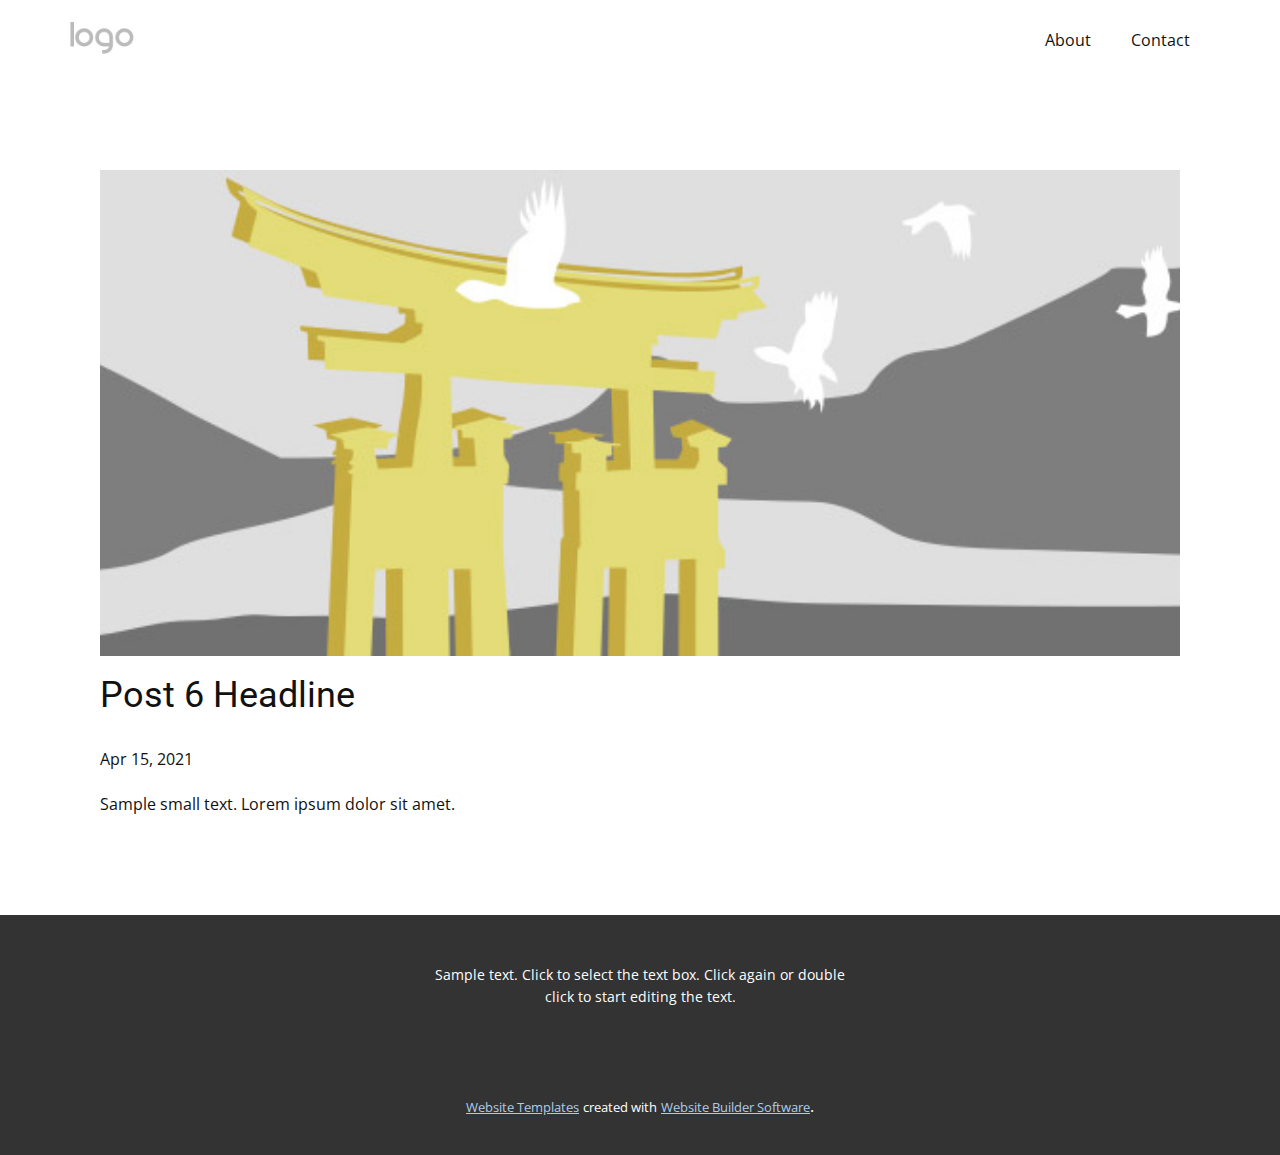
<file: blog/post-5.html>
<!doctype html>
<html style="font-size: 16px;"><head>
    <meta name="viewport" content="width=device-width, initial-scale=1.0">
    <meta charset="utf-8">
    <meta name="keywords" content="Post 1 Headline">
    <meta name="description" content="">
    <meta name="page_type" content="np-template-header-footer-from-plugin">
    <title>Post 6 Headline</title>
    <link rel="stylesheet" href="../nicepage.css" media="screen">
<link rel="stylesheet" href="../Post-Template.css" media="screen">
    <script class="u-script" type="text/javascript" src="../jquery.js" defer=""></script>
    <script class="u-script" type="text/javascript" src="../nicepage.js" defer=""></script>
    <meta name="generator" content="Nicepage 3.12.1, nicepage.com">
    <link id="u-theme-google-font" rel="stylesheet" href="https://fonts.googleapis.com/css?family=Roboto:100,100i,300,300i,400,400i,500,500i,700,700i,900,900i|Open+Sans:300,300i,400,400i,600,600i,700,700i,800,800i">
    
    
    <script type="application/ld+json">{
		"@context": "http://schema.org",
		"@type": "Organization",
		"name": "",
		"url": "index.html",
		"logo": "images/default-logo.png"
}</script>
    <meta property="og:title" content="Post Template">
    <meta property="og:type" content="website">
    <meta name="theme-color" content="#478ac9">
    <link rel="canonical" href="../index.html">
    <meta property="og:url" content="index.html">
  </head>
  <body class="u-body"><header class="u-clearfix u-header u-header" id="sec-c309"><div class="u-clearfix u-sheet u-valign-middle u-sheet-1">
        <a href="https://nicepage.com" class="u-image u-logo u-image-1">
          <img src="../images/default-logo.png" class="u-logo-image u-logo-image-1">
        </a>
        <nav class="u-menu u-menu-dropdown u-offcanvas u-menu-1">
          <div class="menu-collapse" style="font-size: 1rem; letter-spacing: 0px;">
            <a class="u-button-style u-custom-left-right-menu-spacing u-custom-padding-bottom u-custom-top-bottom-menu-spacing u-nav-link u-text-active-palette-1-base u-text-hover-palette-2-base" href="#">
              <svg><use xmlns:xlink="http://www.w3.org/1999/xlink" xlink:href="#menu-hamburger"></use></svg>
              <svg version="1.1" xmlns="http://www.w3.org/2000/svg" xmlns:xlink="http://www.w3.org/1999/xlink"><defs><symbol id="menu-hamburger" viewBox="0 0 16 16" style="width: 16px; height: 16px;"><rect y="1" width="16" height="2"></rect><rect y="7" width="16" height="2"></rect><rect y="13" width="16" height="2"></rect>
</symbol>
</defs></svg>
            </a>
          </div>
          <div class="u-nav-container">
            <ul class="u-nav u-unstyled u-nav-1"><li class="u-nav-item"><a class="u-button-style u-nav-link u-text-active-palette-1-base u-text-hover-palette-2-base" href="../About.html" style="padding: 10px 20px;">About</a>
</li><li class="u-nav-item"><a class="u-button-style u-nav-link u-text-active-palette-1-base u-text-hover-palette-2-base" href="../Contact.html" style="padding: 10px 20px;">Contact</a>
</li></ul>
          </div>
          <div class="u-nav-container-collapse">
            <div class="u-black u-container-style u-inner-container-layout u-opacity u-opacity-95 u-sidenav">
              <div class="u-sidenav-overflow">
                <div class="u-menu-close"></div>
                <ul class="u-align-center u-nav u-popupmenu-items u-unstyled u-nav-2"><li class="u-nav-item"><a class="u-button-style u-nav-link" href="../About.html">About</a>
</li><li class="u-nav-item"><a class="u-button-style u-nav-link" href="../Contact.html">Contact</a>
</li></ul>
              </div>
            </div>
            <div class="u-black u-menu-overlay u-opacity u-opacity-70"></div>
          </div>
        </nav>
      </div></header>
    <section class="u-align-center u-clearfix u-section-1" id="sec-6ecf">
      <div class="u-clearfix u-sheet u-valign-middle-md u-valign-middle-sm u-valign-middle-xs u-sheet-1"><!--post_details--><!--post_details_options_json--><!--{"source":""}--><!--/post_details_options_json--><!--blog_post-->
        <div class="u-container-style u-expanded-width u-post-details u-post-details-1">
          <div class="u-container-layout u-valign-middle u-container-layout-1"><!--blog_post_image-->
            <img alt="" class="u-blog-control u-expanded-width u-image u-image-default u-image-1" src="[data-uri]"><!--/blog_post_image--><!--blog_post_header-->
            <h2 class="u-blog-control u-text u-text-1">Post 6 Headline</h2><!--/blog_post_header--><!--blog_post_metadata-->
            <div class="u-blog-control u-metadata u-metadata-1"><!--blog_post_metadata_date-->
              <span class="u-meta-date u-meta-icon">Apr 15, 2021</span><!--/blog_post_metadata_date--><!--blog_post_metadata_category-->
              <!--/blog_post_metadata_category--><!--blog_post_metadata_comments-->
              <!--/blog_post_metadata_comments-->
            </div><!--/blog_post_metadata--><!--blog_post_content-->
            <div class="u-align-justify u-blog-control u-post-content u-text u-text-2 fr-view">
  Sample small text. Lorem ipsum dolor sit amet.
  </div><!--/blog_post_content-->
          </div>
        </div><!--/blog_post--><!--/post_details-->
      </div>
    </section>
    
    
    <footer class="u-align-center u-clearfix u-footer u-grey-80 u-footer" id="sec-5960"><div class="u-clearfix u-sheet u-sheet-1">
        <p class="u-small-text u-text u-text-variant u-text-1">Sample text. Click to select the text box. Click again or double click to start editing the text.</p>
      </div></footer>
    <section class="u-backlink u-clearfix u-grey-80">
      <a class="u-link" href="https://nicepage.com/website-templates" target="_blank">
        <span>Website Templates</span>
      </a>
      <p class="u-text">
        <span>created with</span>
      </p>
      <a class="u-link" href="https://nicepage.com/" target="_blank">
        <span>Website Builder Software</span>
      </a>. 
    </section>
  
</body></html>
</file>
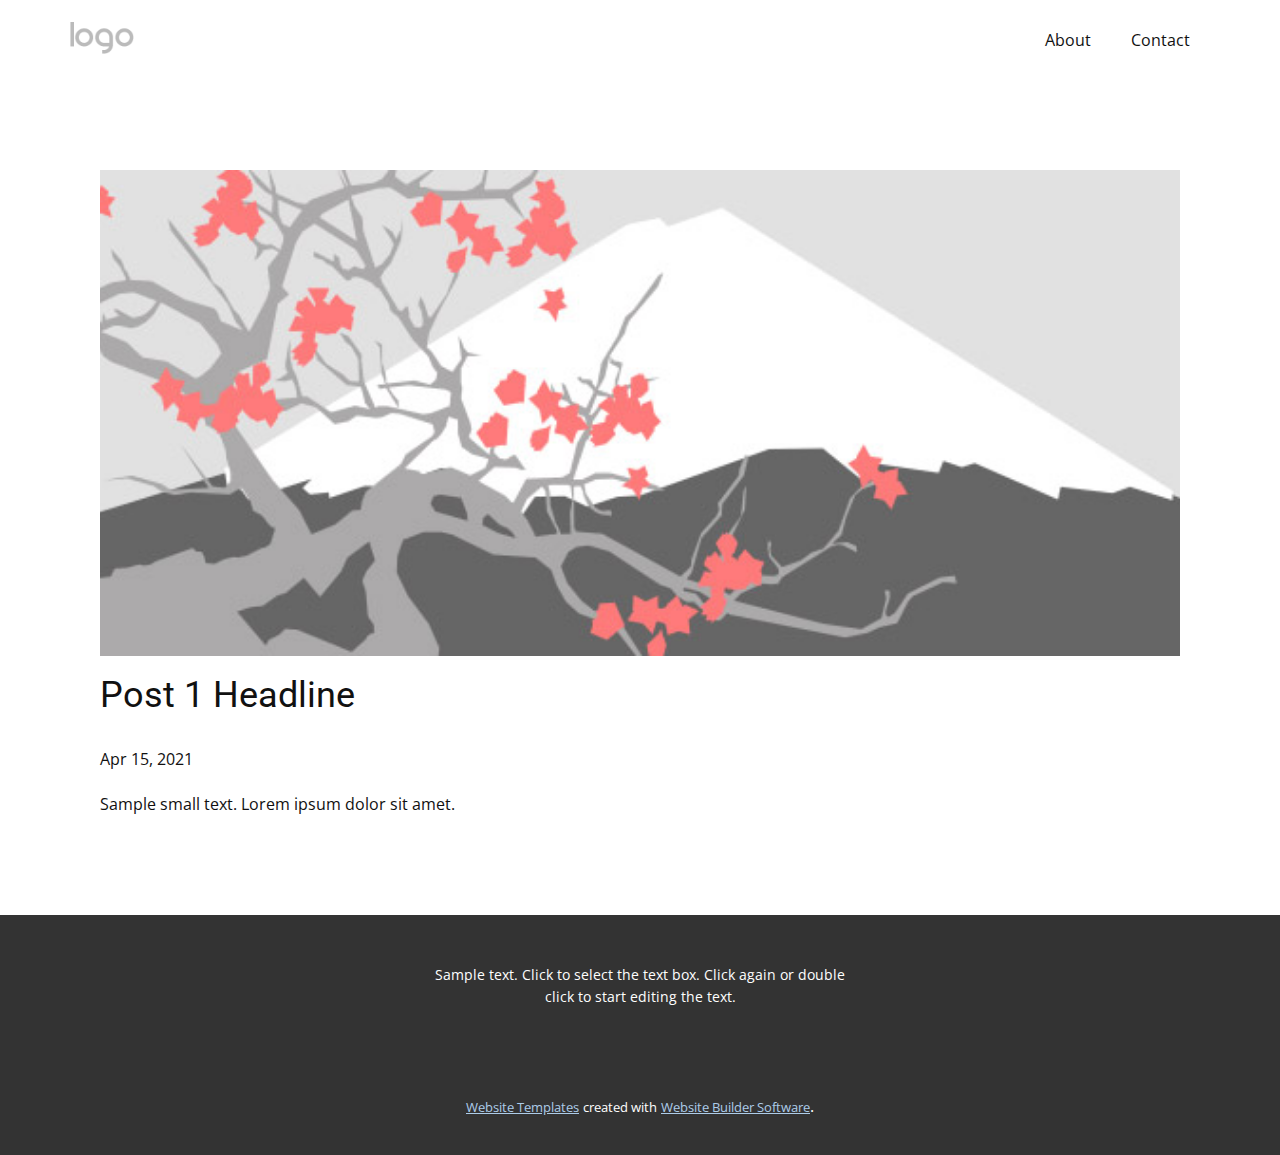
<file: blog/post.html>
<!doctype html>
<html style="font-size: 16px;"><head>
    <meta name="viewport" content="width=device-width, initial-scale=1.0">
    <meta charset="utf-8">
    <meta name="keywords" content="Post 1 Headline">
    <meta name="description" content="">
    <meta name="page_type" content="np-template-header-footer-from-plugin">
    <title>Post 1 Headline</title>
    <link rel="stylesheet" href="../nicepage.css" media="screen">
<link rel="stylesheet" href="../Post-Template.css" media="screen">
    <script class="u-script" type="text/javascript" src="../jquery.js" defer=""></script>
    <script class="u-script" type="text/javascript" src="../nicepage.js" defer=""></script>
    <meta name="generator" content="Nicepage 3.12.1, nicepage.com">
    <link id="u-theme-google-font" rel="stylesheet" href="https://fonts.googleapis.com/css?family=Roboto:100,100i,300,300i,400,400i,500,500i,700,700i,900,900i|Open+Sans:300,300i,400,400i,600,600i,700,700i,800,800i">
    
    
    <script type="application/ld+json">{
		"@context": "http://schema.org",
		"@type": "Organization",
		"name": "",
		"url": "index.html",
		"logo": "images/default-logo.png"
}</script>
    <meta property="og:title" content="Post Template">
    <meta property="og:type" content="website">
    <meta name="theme-color" content="#478ac9">
    <link rel="canonical" href="../index.html">
    <meta property="og:url" content="index.html">
  </head>
  <body class="u-body"><header class="u-clearfix u-header u-header" id="sec-c309"><div class="u-clearfix u-sheet u-valign-middle u-sheet-1">
        <a href="https://nicepage.com" class="u-image u-logo u-image-1">
          <img src="../images/default-logo.png" class="u-logo-image u-logo-image-1">
        </a>
        <nav class="u-menu u-menu-dropdown u-offcanvas u-menu-1">
          <div class="menu-collapse" style="font-size: 1rem; letter-spacing: 0px;">
            <a class="u-button-style u-custom-left-right-menu-spacing u-custom-padding-bottom u-custom-top-bottom-menu-spacing u-nav-link u-text-active-palette-1-base u-text-hover-palette-2-base" href="#">
              <svg><use xmlns:xlink="http://www.w3.org/1999/xlink" xlink:href="#menu-hamburger"></use></svg>
              <svg version="1.1" xmlns="http://www.w3.org/2000/svg" xmlns:xlink="http://www.w3.org/1999/xlink"><defs><symbol id="menu-hamburger" viewBox="0 0 16 16" style="width: 16px; height: 16px;"><rect y="1" width="16" height="2"></rect><rect y="7" width="16" height="2"></rect><rect y="13" width="16" height="2"></rect>
</symbol>
</defs></svg>
            </a>
          </div>
          <div class="u-nav-container">
            <ul class="u-nav u-unstyled u-nav-1"><li class="u-nav-item"><a class="u-button-style u-nav-link u-text-active-palette-1-base u-text-hover-palette-2-base" href="../About.html" style="padding: 10px 20px;">About</a>
</li><li class="u-nav-item"><a class="u-button-style u-nav-link u-text-active-palette-1-base u-text-hover-palette-2-base" href="../Contact.html" style="padding: 10px 20px;">Contact</a>
</li></ul>
          </div>
          <div class="u-nav-container-collapse">
            <div class="u-black u-container-style u-inner-container-layout u-opacity u-opacity-95 u-sidenav">
              <div class="u-sidenav-overflow">
                <div class="u-menu-close"></div>
                <ul class="u-align-center u-nav u-popupmenu-items u-unstyled u-nav-2"><li class="u-nav-item"><a class="u-button-style u-nav-link" href="../About.html">About</a>
</li><li class="u-nav-item"><a class="u-button-style u-nav-link" href="../Contact.html">Contact</a>
</li></ul>
              </div>
            </div>
            <div class="u-black u-menu-overlay u-opacity u-opacity-70"></div>
          </div>
        </nav>
      </div></header>
    <section class="u-align-center u-clearfix u-section-1" id="sec-6ecf">
      <div class="u-clearfix u-sheet u-valign-middle-md u-valign-middle-sm u-valign-middle-xs u-sheet-1"><!--post_details--><!--post_details_options_json--><!--{"source":""}--><!--/post_details_options_json--><!--blog_post-->
        <div class="u-container-style u-expanded-width u-post-details u-post-details-1">
          <div class="u-container-layout u-valign-middle u-container-layout-1"><!--blog_post_image-->
            <img alt="" class="u-blog-control u-expanded-width u-image u-image-default u-image-1" src="[data-uri]"><!--/blog_post_image--><!--blog_post_header-->
            <h2 class="u-blog-control u-text u-text-1">Post 1 Headline</h2><!--/blog_post_header--><!--blog_post_metadata-->
            <div class="u-blog-control u-metadata u-metadata-1"><!--blog_post_metadata_date-->
              <span class="u-meta-date u-meta-icon">Apr 15, 2021</span><!--/blog_post_metadata_date--><!--blog_post_metadata_category-->
              <!--/blog_post_metadata_category--><!--blog_post_metadata_comments-->
              <!--/blog_post_metadata_comments-->
            </div><!--/blog_post_metadata--><!--blog_post_content-->
            <div class="u-align-justify u-blog-control u-post-content u-text u-text-2 fr-view">
  Sample small text. Lorem ipsum dolor sit amet.
  </div><!--/blog_post_content-->
          </div>
        </div><!--/blog_post--><!--/post_details-->
      </div>
    </section>
    
    
    <footer class="u-align-center u-clearfix u-footer u-grey-80 u-footer" id="sec-5960"><div class="u-clearfix u-sheet u-sheet-1">
        <p class="u-small-text u-text u-text-variant u-text-1">Sample text. Click to select the text box. Click again or double click to start editing the text.</p>
      </div></footer>
    <section class="u-backlink u-clearfix u-grey-80">
      <a class="u-link" href="https://nicepage.com/website-templates" target="_blank">
        <span>Website Templates</span>
      </a>
      <p class="u-text">
        <span>created with</span>
      </p>
      <a class="u-link" href="https://nicepage.com/" target="_blank">
        <span>Website Builder Software</span>
      </a>. 
    </section>
  
</body></html>
</file>
